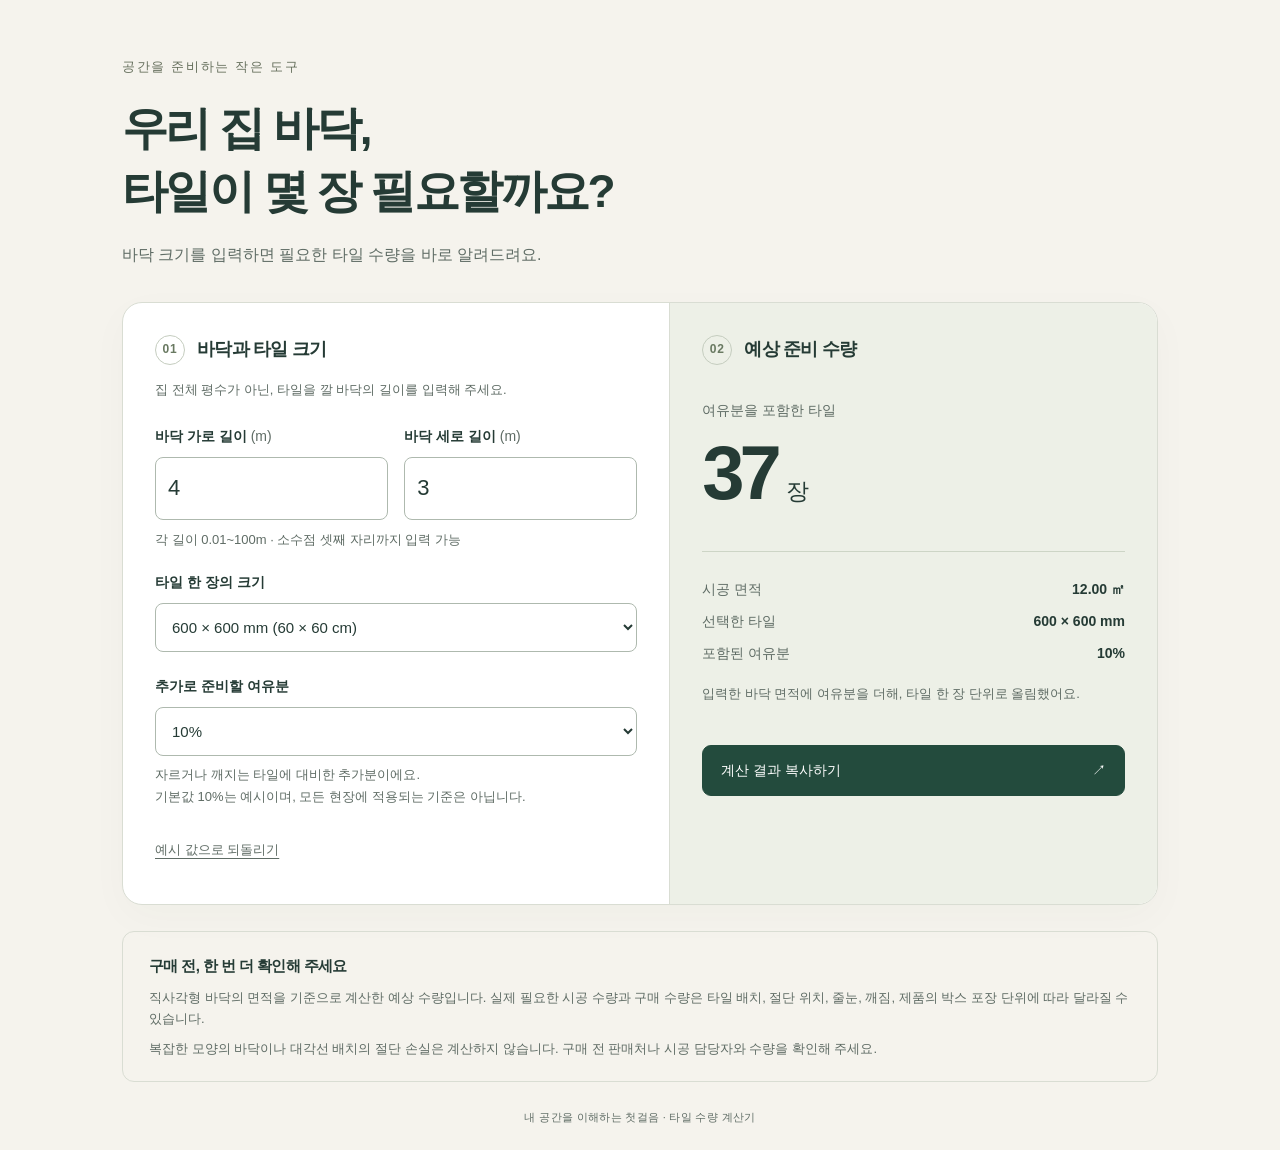
<file: index.html>
<!doctype html>
<html lang="ko">
<head>
  <meta charset="utf-8">
  <meta name="viewport" content="width=device-width, initial-scale=1">
  <meta name="description" content="바닥 크기와 타일 규격으로 여유분을 포함한 예상 타일 장수를 간단하게 계산하세요.">
  <title>타일 수량 계산기</title>
  <link rel="stylesheet" href="style.css">
  <script src="script.js" defer></script>
</head>
<body>
  <main>
    <header class="intro">
      <p class="eyebrow">공간을 준비하는 작은 도구</p>
      <h1>우리 집 바닥,<br>타일이 몇 장 필요할까요?</h1>
      <p class="lead">바닥 크기를 입력하면 필요한 타일 수량을 바로 알려드려요.</p>
    </header>
    <section class="calculator" aria-label="타일 수량 계산">
      <form id="tile-form" novalidate>
        <div class="section-heading"><span class="step">01</span><h2>바닥과 타일 크기</h2></div>
        <p class="help">집 전체 평수가 아닌, 타일을 깔 바닥의 길이를 입력해 주세요.</p>
        <div class="dimensions">
          <div class="field">
            <label for="width">바닥 가로 길이 <span>(m)</span></label>
            <input id="width" name="width" type="text" inputmode="decimal" value="4" maxlength="16" aria-describedby="length-help width-error" autocomplete="off" spellcheck="false">
            <p class="error" id="width-error"></p>
          </div>
          <div class="field">
            <label for="length">바닥 세로 길이 <span>(m)</span></label>
            <input id="length" name="length" type="text" inputmode="decimal" value="3" maxlength="16" aria-describedby="length-help length-error" autocomplete="off" spellcheck="false">
            <p class="error" id="length-error"></p>
          </div>
        </div>
        <p class="help range" id="length-help">각 길이 0.01~100m · 소수점 셋째 자리까지 입력 가능</p>
        <div class="field">
          <label for="tile-size">타일 한 장의 크기</label>
          <select id="tile-size" name="tile-size">
            <option value="300">300 × 300 mm (30 × 30 cm)</option>
            <option value="600" selected>600 × 600 mm (60 × 60 cm)</option>
            <option value="800">800 × 800 mm (80 × 80 cm)</option>
          </select>
        </div>
        <div class="field extra-field">
          <label for="extra">추가로 준비할 여유분</label>
          <select id="extra" name="extra" aria-describedby="extra-help">
            <option value="5">5%</option><option value="10" selected>10%</option><option value="15">15%</option>
          </select>
          <p class="help" id="extra-help">자르거나 깨지는 타일에 대비한 추가분이에요.<br>기본값 10%는 예시이며, 모든 현장에 적용되는 기준은 아닙니다.</p>
        </div>
        <button type="reset" class="reset">예시 값으로 되돌리기</button>
      </form>
      <section class="result-panel" aria-labelledby="result-title">
        <div class="section-heading"><span class="step">02</span><h2 id="result-title">예상 준비 수량</h2></div>
        <div id="results" aria-live="polite" aria-atomic="true">
          <p class="result-caption">여유분을 포함한 타일</p>
          <p class="quantity"><span id="quantity">—</span><span class="unit">장</span></p>
          <dl class="result-details"><div><dt>시공 면적</dt><dd><span id="area">—</span> ㎡</dd></div><div><dt>선택한 타일</dt><dd id="tile-label">—</dd></div><div><dt>포함된 여유분</dt><dd id="extra-label">—</dd></div></dl>
          <p id="result-description" class="result-description"></p>
        </div>
        <button id="copy" class="copy" type="button" disabled>계산 결과 복사하기 <span aria-hidden="true">↗</span></button>
        <p id="copy-status" class="copy-status" role="status"></p>
        <div id="manual-copy" hidden><label for="copy-text">아래 결과를 선택해 직접 복사해 주세요.</label><textarea id="copy-text" rows="6" readonly></textarea></div>
      </section>
    </section>
    <aside class="notice" aria-labelledby="notice-title">
      <h2 id="notice-title">구매 전, 한 번 더 확인해 주세요</h2>
      <p>직사각형 바닥의 면적을 기준으로 계산한 예상 수량입니다. 실제 필요한 시공 수량과 구매 수량은 타일 배치, 절단 위치, 줄눈, 깨짐, 제품의 박스 포장 단위에 따라 달라질 수 있습니다.</p>
      <p>복잡한 모양의 바닥이나 대각선 배치의 절단 손실은 계산하지 않습니다. 구매 전 판매처나 시공 담당자와 수량을 확인해 주세요.</p>
    </aside>
    <footer>내 공간을 이해하는 첫걸음 · 타일 수량 계산기</footer>
    <noscript><p class="notice">계산기를 사용하려면 브라우저에서 JavaScript를 켜 주세요.</p></noscript>
  </main>
</body>
</html>
</file>
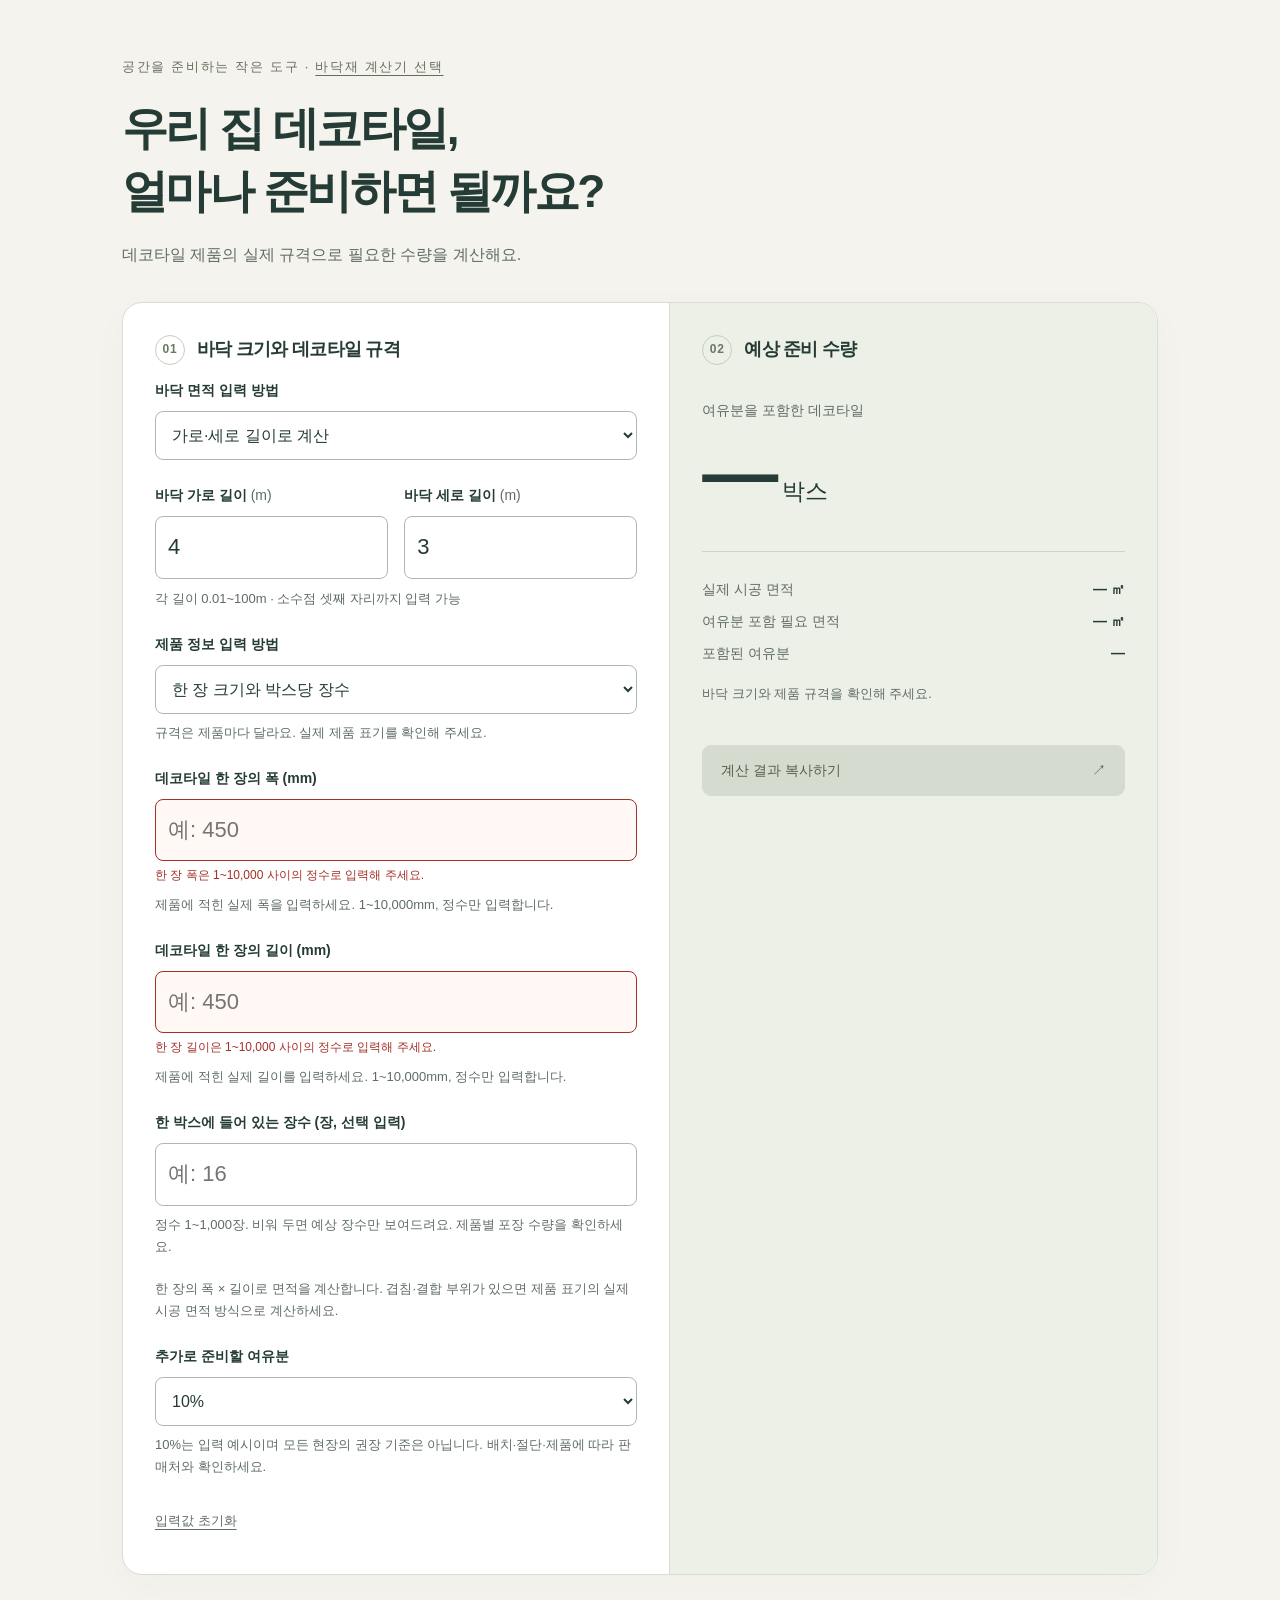
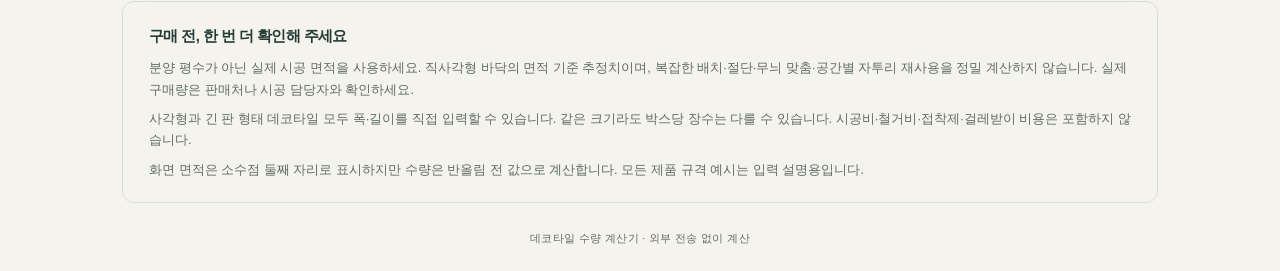
<file: calculators/deco-tile-quantity/index.html>
<!doctype html>
<html lang="ko"><head><meta charset="utf-8"><meta name="viewport" content="width=device-width,initial-scale=1"><title>데코타일 수량 계산기</title><meta name="description" content="제품 규격을 직접 입력하는 데코타일 수량 계산기"><link rel="stylesheet" href="style.css"><script src="script.js" defer></script></head>
<body><main><header class="intro"><p class="eyebrow">공간을 준비하는 작은 도구 · <a href="../flooring-quantity/index.html">바닥재 계산기 선택</a></p><h1>우리 집 데코타일,<br>얼마나 준비하면 될까요?</h1><p class="lead">데코타일 제품의 실제 규격으로 필요한 수량을 계산해요.</p></header>
<section class="calculator" aria-label="데코타일 수량 계산"><form id="material-form" novalidate><div class="section-heading"><span class="step">01</span><h2>바닥 크기와 데코타일 규격</h2></div>
        <div class="field">
          <label for="area-mode">바닥 면적 입력 방법</label>
          <select id="area-mode" name="area-mode" aria-controls="dimensions-fields direct-area-field">
            <option value="dimensions">가로·세로 길이로 계산</option>
            <option value="area">시공할 면적(㎡) 직접 입력</option>
          </select>
        </div>
        <div id="dimensions-fields">
          <div class="dimensions">
            <div class="field"><label for="width">바닥 가로 길이 <span>(m)</span></label>
              <input id="width" type="text" inputmode="decimal" value="4" maxlength="16" aria-describedby="length-help width-error" autocomplete="off">
              <p class="error" id="width-error"></p></div>
            <div class="field"><label for="length">바닥 세로 길이 <span>(m)</span></label>
              <input id="length" type="text" inputmode="decimal" value="3" maxlength="16" aria-describedby="length-help length-error" autocomplete="off">
              <p class="error" id="length-error"></p></div>
          </div>
          <p class="help range" id="length-help">각 길이 0.01~100m · 소수점 셋째 자리까지 입력 가능</p>
        </div>
        <div class="field extra-field" id="direct-area-field" hidden>
          <label for="direct-area">실제로 시공할 바닥 면적 <span>(㎡)</span></label>
          <input id="direct-area" type="text" inputmode="decimal" value="12" maxlength="16" disabled aria-describedby="area-help direct-area-error" autocomplete="off">
          <p class="error" id="direct-area-error"></p>
          <p class="help" id="area-help">0.01~10,000㎡ · 소수점 셋째 자리까지. 여러 공간은 실제 시공 면적을 합산해 입력하세요.</p>
        </div>

<div class="field extra-field"><label for="product-mode">제품 정보 입력 방법</label><select id="product-mode" aria-controls="coverage-fields size-fields"><option value="coverage">상자에 적힌 박스당 시공 면적</option><option value="size" selected>한 장 크기와 박스당 장수</option></select><p class="help">규격은 제품마다 달라요. 실제 제품 표기를 확인해 주세요.</p></div>
<div id="coverage-fields"><div class="field extra-field"><label for="coverage">한 박스의 시공 면적 (㎡)</label><input id="coverage" type="text" inputmode="decimal" maxlength="16" placeholder="예: 1.44" value="" aria-describedby="coverage-help coverage-error" autocomplete="off"><p class="error" id="coverage-error"></p><p class="help" id="coverage-help">제품 표기의 시공 가능 면적을 입력하세요. 0.01~100㎡, 소수점 셋째 자리까지. 예시 값은 공통 규격이 아닙니다.</p></div></div>
<div id="size-fields"><div class="field extra-field"><label for="piece-width">데코타일 한 장의 폭 (mm)</label><input id="piece-width" type="text" inputmode="decimal" maxlength="16" placeholder="예: 450" value="" aria-describedby="piece-width-help piece-width-error" autocomplete="off"><p class="error" id="piece-width-error"></p><p class="help" id="piece-width-help">제품에 적힌 실제 폭을 입력하세요. 1~10,000mm, 정수만 입력합니다.</p></div><div class="field extra-field"><label for="piece-length">데코타일 한 장의 길이 (mm)</label><input id="piece-length" type="text" inputmode="decimal" maxlength="16" placeholder="예: 450" value="" aria-describedby="piece-length-help piece-length-error" autocomplete="off"><p class="error" id="piece-length-error"></p><p class="help" id="piece-length-help">제품에 적힌 실제 길이를 입력하세요. 1~10,000mm, 정수만 입력합니다.</p></div><div class="field extra-field"><label for="per-box">한 박스에 들어 있는 장수 (장, 선택 입력)</label><input id="per-box" type="text" inputmode="decimal" maxlength="16" placeholder="예: 16" value="" aria-describedby="per-box-help per-box-error" autocomplete="off"><p class="error" id="per-box-error"></p><p class="help" id="per-box-help">정수 1~1,000장. 비워 두면 예상 장수만 보여드려요. 제품별 포장 수량을 확인하세요.</p></div><p class="help">한 장의 폭 × 길이로 면적을 계산합니다. 겹침·결합 부위가 있으면 제품 표기의 실제 시공 면적 방식으로 계산하세요.</p></div>
<div class="field extra-field"><label for="extra">추가로 준비할 여유분</label><select id="extra" aria-describedby="extra-help"><option value="5">5%</option><option value="10" selected>10%</option><option value="15">15%</option></select><p class="help" id="extra-help">10%는 입력 예시이며 모든 현장의 권장 기준은 아닙니다. 배치·절단·제품에 따라 판매처와 확인하세요.</p></div><button type="reset" class="reset">입력값 초기화</button></form>
<section class="result-panel" aria-labelledby="result-title"><div class="section-heading"><span class="step">02</span><h2 id="result-title">예상 준비 수량</h2></div><div aria-live="polite" aria-atomic="true"><p class="result-caption">여유분을 포함한 데코타일</p><p class="quantity"><span id="quantity">—</span><span id="quantity-unit" class="unit">박스</span></p><dl class="result-details"><div><dt>실제 시공 면적</dt><dd><span id="area-result">—</span> ㎡</dd></div><div><dt>여유분 포함 필요 면적</dt><dd><span id="needed-area">—</span> ㎡</dd></div><div id="pieces-row" hidden><dt>예상 필요 장수</dt><dd><span id="pieces">—</span> 장</dd></div><div id="purchase-row" hidden><dt>박스로 구매하는 총 장수</dt><dd><span id="purchase-pieces">—</span> 장</dd></div><div><dt>포함된 여유분</dt><dd id="extra-result">—</dd></div></dl><p id="result-description" class="result-description">제품 규격을 입력해 주세요.</p></div><button id="copy" class="copy" type="button" disabled>계산 결과 복사하기 <span aria-hidden="true">↗</span></button><p id="copy-status" class="copy-status" role="status"></p><div id="manual-copy" hidden><label for="copy-text">아래 결과를 선택해 직접 복사해 주세요.</label><textarea id="copy-text" rows="8" readonly></textarea></div></section></section>
<aside class="notice"><h2>구매 전, 한 번 더 확인해 주세요</h2><p>분양 평수가 아닌 실제 시공 면적을 사용하세요. 직사각형 바닥의 면적 기준 추정치이며, 복잡한 배치·절단·무늬 맞춤·공간별 자투리 재사용을 정밀 계산하지 않습니다. 실제 구매량은 판매처나 시공 담당자와 확인하세요.</p><p>사각형과 긴 판 형태 데코타일 모두 폭·길이를 직접 입력할 수 있습니다. 같은 크기라도 박스당 장수는 다를 수 있습니다. 시공비·철거비·접착제·걸레받이 비용은 포함하지 않습니다.</p><p>화면 면적은 소수점 둘째 자리로 표시하지만 수량은 반올림 전 값으로 계산합니다. 모든 제품 규격 예시는 입력 설명용입니다.</p></aside><footer>데코타일 수량 계산기 · 외부 전송 없이 계산</footer><noscript><p class="notice">계산기를 사용하려면 JavaScript를 켜 주세요.</p></noscript></main></body></html>
</file>
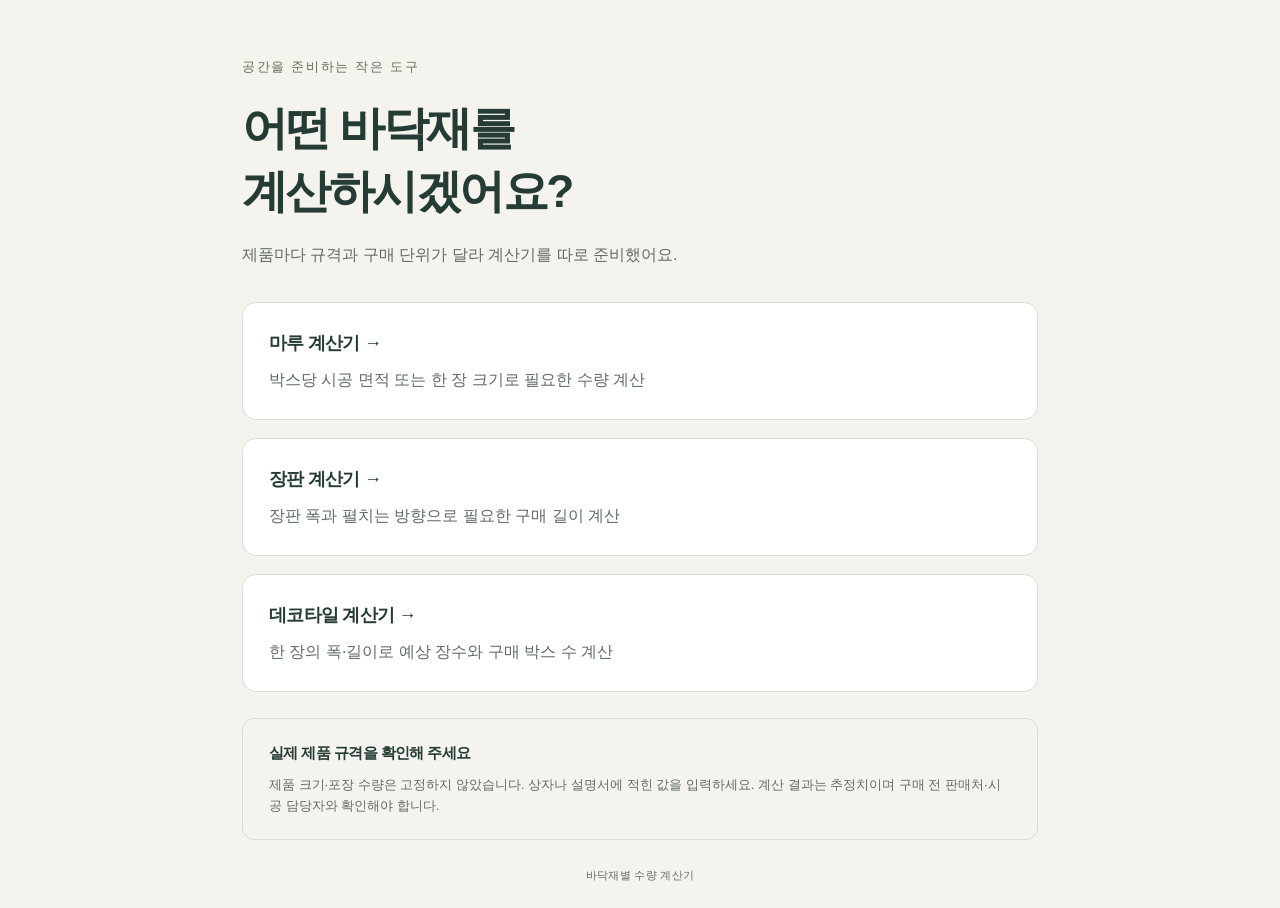
<file: calculators/flooring-quantity/index.html>
<!doctype html>
<html lang="ko"><head><meta charset="utf-8"><meta name="viewport" content="width=device-width,initial-scale=1"><title>바닥재 계산기 선택</title><link rel="stylesheet" href="style.css"><style>.choices{display:grid;gap:18px}.choices a{display:block;padding:26px;background:white;color:var(--ink);border:1px solid var(--line);border-radius:14px;text-decoration:none}.choices a:hover{border-color:var(--green)}.choices a:focus-visible{outline:3px solid #8caa79}.choices p{margin:8px 0 0;color:var(--muted)}main{max-width:860px}</style></head><body><main><header class="intro"><p class="eyebrow">공간을 준비하는 작은 도구</p><h1>어떤 바닥재를<br>계산하시겠어요?</h1><p class="lead">제품마다 규격과 구매 단위가 달라 계산기를 따로 준비했어요.</p></header><nav class="choices" aria-label="바닥재 계산기 선택"><a href="../wood-flooring-quantity/index.html"><h2>마루 계산기 →</h2><p>박스당 시공 면적 또는 한 장 크기로 필요한 수량 계산</p></a><a href="../sheet-vinyl-quantity/index.html"><h2>장판 계산기 →</h2><p>장판 폭과 펼치는 방향으로 필요한 구매 길이 계산</p></a><a href="../deco-tile-quantity/index.html"><h2>데코타일 계산기 →</h2><p>한 장의 폭·길이로 예상 장수와 구매 박스 수 계산</p></a></nav><aside class="notice"><h2>실제 제품 규격을 확인해 주세요</h2><p>제품 크기·포장 수량은 고정하지 않았습니다. 상자나 설명서에 적힌 값을 입력하세요. 계산 결과는 추정치이며 구매 전 판매처·시공 담당자와 확인해야 합니다.</p></aside><footer>바닥재별 수량 계산기</footer></main></body></html>
</file>
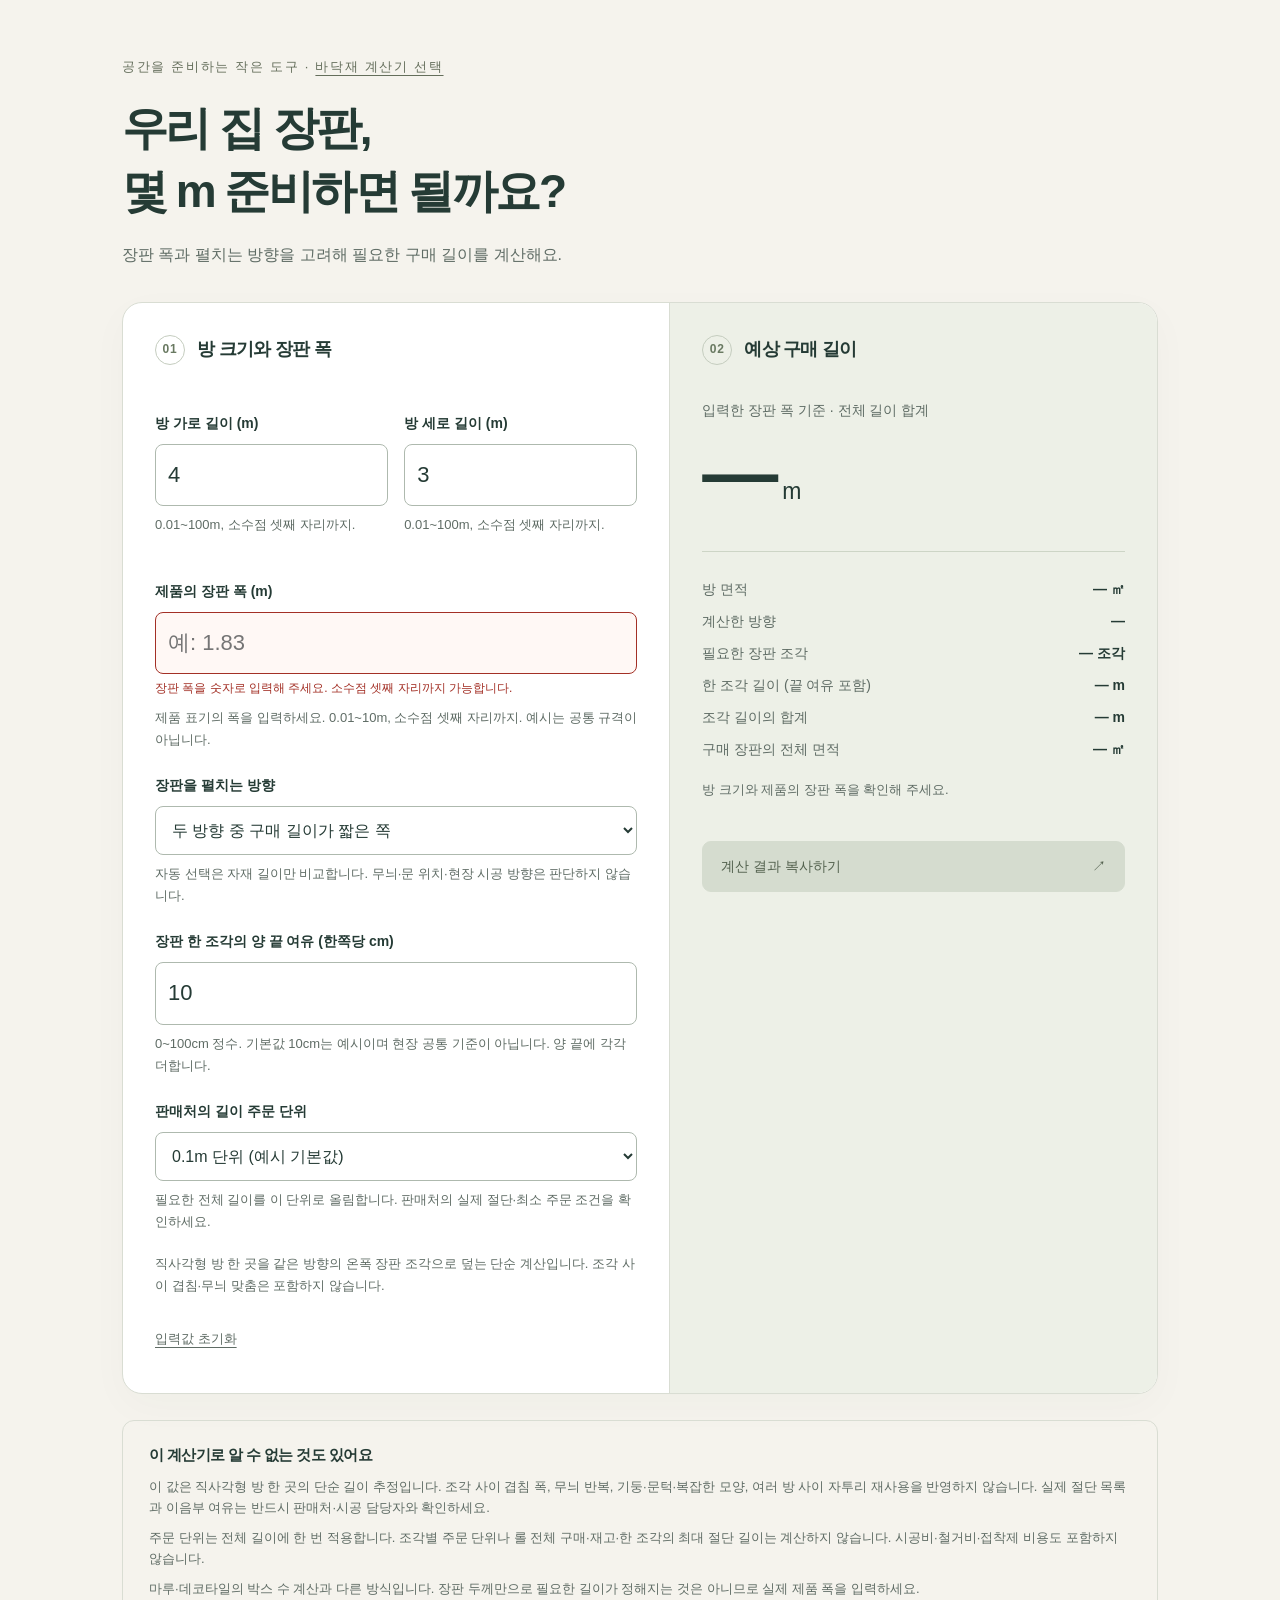
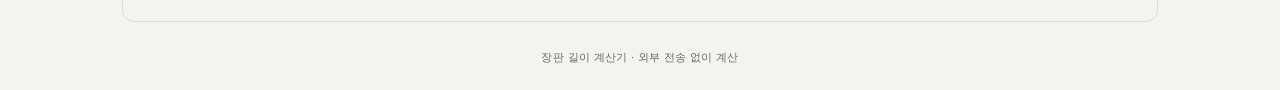
<file: calculators/sheet-vinyl-quantity/index.html>
<!doctype html>
<html lang="ko"><head><meta charset="utf-8"><meta name="viewport" content="width=device-width,initial-scale=1"><title>장판 길이 계산기</title><meta name="description" content="직사각형 방의 크기와 장판 폭으로 필요한 장판 길이를 계산합니다."><link rel="stylesheet" href="style.css"><script src="script.js" defer></script></head><body><main>
<header class="intro"><p class="eyebrow">공간을 준비하는 작은 도구 · <a href="../flooring-quantity/index.html">바닥재 계산기 선택</a></p><h1>우리 집 장판,<br>몇 m 준비하면 될까요?</h1><p class="lead">장판 폭과 펼치는 방향을 고려해 필요한 구매 길이를 계산해요.</p></header>
<section class="calculator" aria-label="장판 길이 계산"><form id="sheet-form" novalidate><div class="section-heading"><span class="step">01</span><h2>방 크기와 장판 폭</h2></div>
<div class="dimensions"><div class="field extra-field"><label for="width">방 가로 길이 (m)</label><input id="width" type="text" inputmode="decimal" maxlength="16" placeholder="" value="4" aria-describedby="width-help width-error" autocomplete="off"><p class="error" id="width-error"></p><p class="help" id="width-help">0.01~100m, 소수점 셋째 자리까지.</p></div><div class="field extra-field"><label for="length">방 세로 길이 (m)</label><input id="length" type="text" inputmode="decimal" maxlength="16" placeholder="" value="3" aria-describedby="length-help length-error" autocomplete="off"><p class="error" id="length-error"></p><p class="help" id="length-help">0.01~100m, 소수점 셋째 자리까지.</p></div></div>
<div class="field extra-field"><label for="roll-width">제품의 장판 폭 (m)</label><input id="roll-width" type="text" inputmode="decimal" maxlength="16" placeholder="예: 1.83" value="" aria-describedby="roll-width-help roll-width-error" autocomplete="off"><p class="error" id="roll-width-error"></p><p class="help" id="roll-width-help">제품 표기의 폭을 입력하세요. 0.01~10m, 소수점 셋째 자리까지. 예시는 공통 규격이 아닙니다.</p></div>
<div class="field extra-field"><label for="direction">장판을 펼치는 방향</label><select id="direction" aria-describedby="direction-help"><option value="auto">두 방향 중 구매 길이가 짧은 쪽</option><option value="length">방 세로 길이를 따라 펼치기</option><option value="width">방 가로 길이를 따라 펼치기</option></select><p class="help" id="direction-help">자동 선택은 자재 길이만 비교합니다. 무늬·문 위치·현장 시공 방향은 판단하지 않습니다.</p></div>
<div class="field extra-field"><label for="end-extra">장판 한 조각의 양 끝 여유 (한쪽당 cm)</label><input id="end-extra" type="text" inputmode="decimal" maxlength="16" placeholder="" value="10" aria-describedby="end-extra-help end-extra-error" autocomplete="off"><p class="error" id="end-extra-error"></p><p class="help" id="end-extra-help">0~100cm 정수. 기본값 10cm는 예시이며 현장 공통 기준이 아닙니다. 양 끝에 각각 더합니다.</p></div>
<div class="field extra-field"><label for="increment">판매처의 길이 주문 단위</label><select id="increment" aria-describedby="increment-help"><option value="0.1">0.1m 단위 (예시 기본값)</option><option value="0.5">0.5m 단위</option><option value="1">1m 단위</option></select><p class="help" id="increment-help">필요한 전체 길이를 이 단위로 올림합니다. 판매처의 실제 절단·최소 주문 조건을 확인하세요.</p></div>
<p class="help">직사각형 방 한 곳을 같은 방향의 온폭 장판 조각으로 덮는 단순 계산입니다. 조각 사이 겹침·무늬 맞춤은 포함하지 않습니다.</p><button type="reset" class="reset">입력값 초기화</button></form>
<section class="result-panel" aria-labelledby="result-title"><div class="section-heading"><span class="step">02</span><h2 id="result-title">예상 구매 길이</h2></div><div aria-live="polite" aria-atomic="true"><p class="result-caption">입력한 장판 폭 기준 · 전체 길이 합계</p><p class="quantity"><span id="quantity">—</span><span class="unit">m</span></p><dl class="result-details"><div><dt>방 면적</dt><dd><span id="area-result">—</span> ㎡</dd></div><div><dt>계산한 방향</dt><dd id="direction-result">—</dd></div><div><dt>필요한 장판 조각</dt><dd><span id="strips">—</span> 조각</dd></div><div><dt>한 조각 길이 (끝 여유 포함)</dt><dd><span id="cut-length">—</span> m</dd></div><div><dt>조각 길이의 합계</dt><dd><span id="total-length">—</span> m</dd></div><div><dt>구매 장판의 전체 면적</dt><dd><span id="purchase-area">—</span> ㎡</dd></div></dl><p class="result-description" id="result-description">장판 폭을 입력해 주세요.</p></div><button id="copy" class="copy" type="button" disabled>계산 결과 복사하기 <span aria-hidden="true">↗</span></button><p id="copy-status" class="copy-status" role="status"></p><div id="manual-copy" hidden><label for="copy-text">아래 결과를 선택해 직접 복사해 주세요.</label><textarea id="copy-text" rows="9" readonly></textarea></div></section></section>
<aside class="notice"><h2>이 계산기로 알 수 없는 것도 있어요</h2><p>이 값은 직사각형 방 한 곳의 단순 길이 추정입니다. 조각 사이 겹침 폭, 무늬 반복, 기둥·문턱·복잡한 모양, 여러 방 사이 자투리 재사용을 반영하지 않습니다. 실제 절단 목록과 이음부 여유는 반드시 판매처·시공 담당자와 확인하세요.</p><p>주문 단위는 전체 길이에 한 번 적용합니다. 조각별 주문 단위나 롤 전체 구매·재고·한 조각의 최대 절단 길이는 계산하지 않습니다. 시공비·철거비·접착제 비용도 포함하지 않습니다.</p><p>마루·데코타일의 박스 수 계산과 다른 방식입니다. 장판 두께만으로 필요한 길이가 정해지는 것은 아니므로 실제 제품 폭을 입력하세요.</p></aside><footer>장판 길이 계산기 · 외부 전송 없이 계산</footer><noscript><p class="notice">계산기를 사용하려면 JavaScript를 켜 주세요.</p></noscript></main></body></html>
</file>
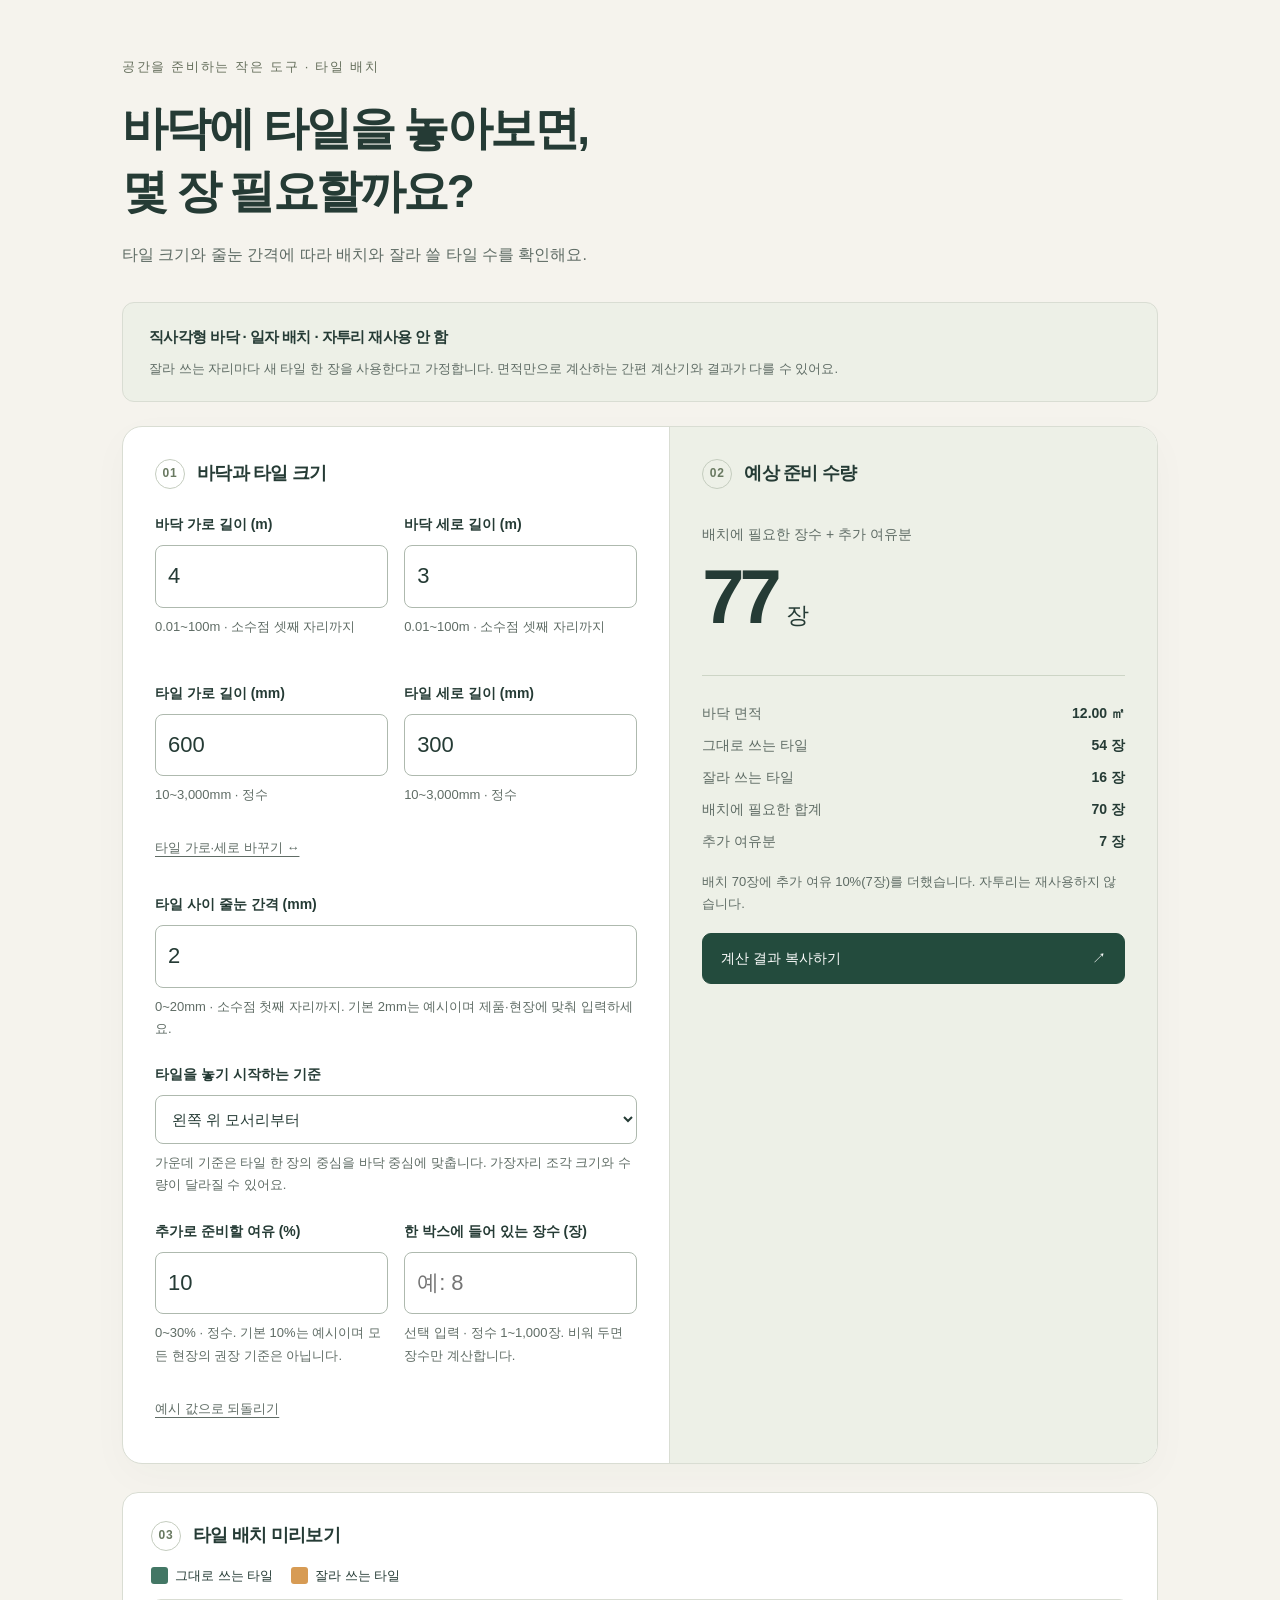
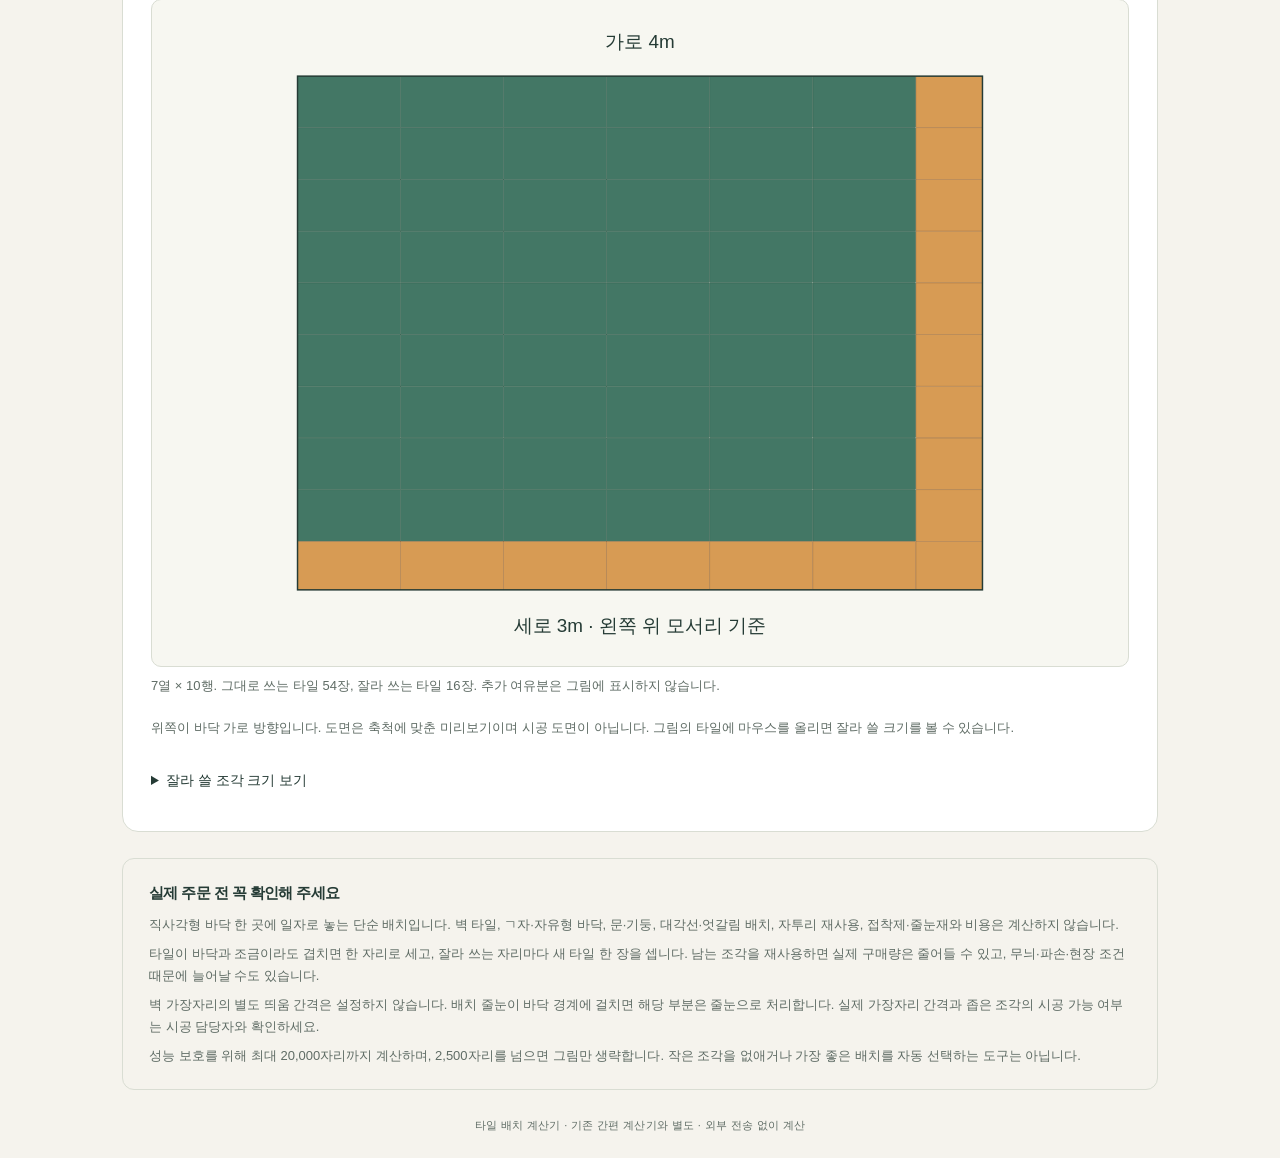
<file: calculators/tile-layout/index.html>
<!doctype html>
<html lang="ko"><head><meta charset="utf-8"><meta name="viewport" content="width=device-width,initial-scale=1"><meta name="description" content="직사각형 바닥의 타일 배치, 잘라 쓸 타일 수와 구매 수량을 확인하는 독립 계산기"><title>타일 배치 계산기</title><link rel="stylesheet" href="style.css"><script src="script.js" defer></script></head>
<body><main><header class="intro"><p class="eyebrow">공간을 준비하는 작은 도구 · 타일 배치</p><h1>바닥에 타일을 놓아보면,<br>몇 장 필요할까요?</h1><p class="lead">타일 크기와 줄눈 간격에 따라 배치와 잘라 쓸 타일 수를 확인해요.</p></header>
<aside class="scope notice"><h2>직사각형 바닥 · 일자 배치 · 자투리 재사용 안 함</h2><p>잘라 쓰는 자리마다 새 타일 한 장을 사용한다고 가정합니다. 면적만으로 계산하는 간편 계산기와 결과가 다를 수 있어요.</p></aside>
<section class="calculator" aria-label="타일 배치 계산"><form id="layout-form" novalidate><div class="section-heading"><span class="step">01</span><h2>바닥과 타일 크기</h2></div>
<div class="dimensions"><div class="field"><label for="width">바닥 가로 길이 (m)</label><input id="width" type="text" inputmode="decimal" value="4" placeholder="" maxlength="16" autocomplete="off" aria-describedby="width-help width-error"><p class="error" id="width-error"></p><p class="help" id="width-help">0.01~100m · 소수점 셋째 자리까지</p></div><div class="field"><label for="length">바닥 세로 길이 (m)</label><input id="length" type="text" inputmode="decimal" value="3" placeholder="" maxlength="16" autocomplete="off" aria-describedby="length-help length-error"><p class="error" id="length-error"></p><p class="help" id="length-help">0.01~100m · 소수점 셋째 자리까지</p></div></div>
<div class="dimensions"><div class="field"><label for="tile-width">타일 가로 길이 (mm)</label><input id="tile-width" type="text" inputmode="numeric" value="600" placeholder="" maxlength="16" autocomplete="off" aria-describedby="tile-width-help tile-width-error"><p class="error" id="tile-width-error"></p><p class="help" id="tile-width-help">10~3,000mm · 정수</p></div><div class="field"><label for="tile-length">타일 세로 길이 (mm)</label><input id="tile-length" type="text" inputmode="numeric" value="300" placeholder="" maxlength="16" autocomplete="off" aria-describedby="tile-length-help tile-length-error"><p class="error" id="tile-length-error"></p><p class="help" id="tile-length-help">10~3,000mm · 정수</p></div></div><button type="button" id="rotate" class="reset">타일 가로·세로 바꾸기 ↔</button>
<div class="extra-field"><div class="field"><label for="joint">타일 사이 줄눈 간격 (mm)</label><input id="joint" type="text" inputmode="decimal" value="2" placeholder="" maxlength="16" autocomplete="off" aria-describedby="joint-help joint-error"><p class="error" id="joint-error"></p><p class="help" id="joint-help">0~20mm · 소수점 첫째 자리까지. 기본 2mm는 예시이며 제품·현장에 맞춰 입력하세요.</p></div></div>
<div class="field extra-field"><label for="origin">타일을 놓기 시작하는 기준</label><select id="origin" aria-describedby="origin-help"><option value="corner">왼쪽 위 모서리부터</option><option value="center">바닥 가운데에 타일 한 장 맞추기</option></select><p class="help" id="origin-help">가운데 기준은 타일 한 장의 중심을 바닥 중심에 맞춥니다. 가장자리 조각 크기와 수량이 달라질 수 있어요.</p></div>
<div class="dimensions"><div class="field"><label for="spare">추가로 준비할 여유 (%)</label><input id="spare" type="text" inputmode="numeric" value="10" placeholder="" maxlength="16" autocomplete="off" aria-describedby="spare-help spare-error"><p class="error" id="spare-error"></p><p class="help" id="spare-help">0~30% · 정수. 기본 10%는 예시이며 모든 현장의 권장 기준은 아닙니다.</p></div><div class="field"><label for="per-box">한 박스에 들어 있는 장수 (장)</label><input id="per-box" type="text" inputmode="numeric" value="" placeholder="예: 8" maxlength="16" autocomplete="off" aria-describedby="per-box-help per-box-error"><p class="error" id="per-box-error"></p><p class="help" id="per-box-help">선택 입력 · 정수 1~1,000장. 비워 두면 장수만 계산합니다.</p></div></div>
<button type="reset" class="reset">예시 값으로 되돌리기</button></form>
<section class="result-panel" aria-labelledby="result-title"><div class="section-heading"><span class="step">02</span><h2 id="result-title">예상 준비 수량</h2></div><div aria-live="polite" aria-atomic="true"><p class="result-caption">배치에 필요한 장수 + 추가 여유분</p><p class="quantity"><span id="quantity">—</span><span class="unit">장</span></p>
<dl class="result-details"><div><dt>바닥 면적</dt><dd><span id="area-result">—</span> ㎡</dd></div><div><dt>그대로 쓰는 타일</dt><dd><span id="whole">—</span> 장</dd></div><div><dt>잘라 쓰는 타일</dt><dd><span id="cut">—</span> 장</dd></div><div><dt>배치에 필요한 합계</dt><dd><span id="base">—</span> 장</dd></div><div><dt>추가 여유분</dt><dd><span id="spare-count">—</span> 장</dd></div></dl>
<div id="purchase" class="purchase-card" hidden><p>박스 단위로 구매한다면</p><p class="purchase-number"><span id="boxes">—</span> <span>박스</span></p><p id="purchase-description"></p></div>
<p class="result-description" id="result-description"></p></div><button id="copy" class="copy" type="button" disabled>계산 결과 복사하기 <span aria-hidden="true">↗</span></button><p id="copy-status" class="copy-status" role="status"></p><div id="manual-copy" hidden><label for="copy-text">아래 결과를 선택해 직접 복사해 주세요.</label><textarea id="copy-text" rows="12" readonly></textarea></div></section></section>
<section class="diagram-section" aria-labelledby="diagram-heading"><div class="section-heading"><span class="step">03</span><h2 id="diagram-heading">타일 배치 미리보기</h2></div><p class="legend"><span><i class="whole-key" aria-hidden="true"></i> 그대로 쓰는 타일</span><span><i class="cut-key" aria-hidden="true"></i> 잘라 쓰는 타일</span></p><div id="diagram" class="diagram" role="img" aria-label="타일 배치 미리보기"></div><p id="diagram-status" class="help" role="status"></p><p class="help">위쪽이 바닥 가로 방향입니다. 도면은 축척에 맞춘 미리보기이며 시공 도면이 아닙니다. 그림의 타일에 마우스를 올리면 잘라 쓸 크기를 볼 수 있습니다.</p>
<details id="cut-details"><summary>잘라 쓸 조각 크기 보기</summary><div class="cut-table-wrap"><table><caption>필요한 조각 크기와 개수 · mm 기준</caption><thead><tr><th scope="col">가로 × 세로</th><th scope="col">필요 조각</th></tr></thead><tbody id="cut-list"></tbody></table></div><p class="help">타일 한 장에서 여러 조각을 만드는 계획은 아닙니다. 절단 날 두께는 반영하지 않았으며 자투리를 재사용하지 않습니다.</p></details></section>
<aside class="notice"><h2>실제 주문 전 꼭 확인해 주세요</h2><p>직사각형 바닥 한 곳에 일자로 놓는 단순 배치입니다. 벽 타일, ㄱ자·자유형 바닥, 문·기둥, 대각선·엇갈림 배치, 자투리 재사용, 접착제·줄눈재와 비용은 계산하지 않습니다.</p><p>타일이 바닥과 조금이라도 겹치면 한 자리로 세고, 잘라 쓰는 자리마다 새 타일 한 장을 셉니다. 남는 조각을 재사용하면 실제 구매량은 줄어들 수 있고, 무늬·파손·현장 조건 때문에 늘어날 수도 있습니다.</p><p>벽 가장자리의 별도 띄움 간격은 설정하지 않습니다. 배치 줄눈이 바닥 경계에 걸치면 해당 부분은 줄눈으로 처리합니다. 실제 가장자리 간격과 좁은 조각의 시공 가능 여부는 시공 담당자와 확인하세요.</p><p>성능 보호를 위해 최대 20,000자리까지 계산하며, 2,500자리를 넘으면 그림만 생략합니다. 작은 조각을 없애거나 가장 좋은 배치를 자동 선택하는 도구는 아닙니다.</p></aside><footer>타일 배치 계산기 · 기존 간편 계산기와 별도 · 외부 전송 없이 계산</footer><noscript><p class="notice">계산기를 사용하려면 JavaScript를 켜 주세요.</p></noscript></main></body></html>
</file>
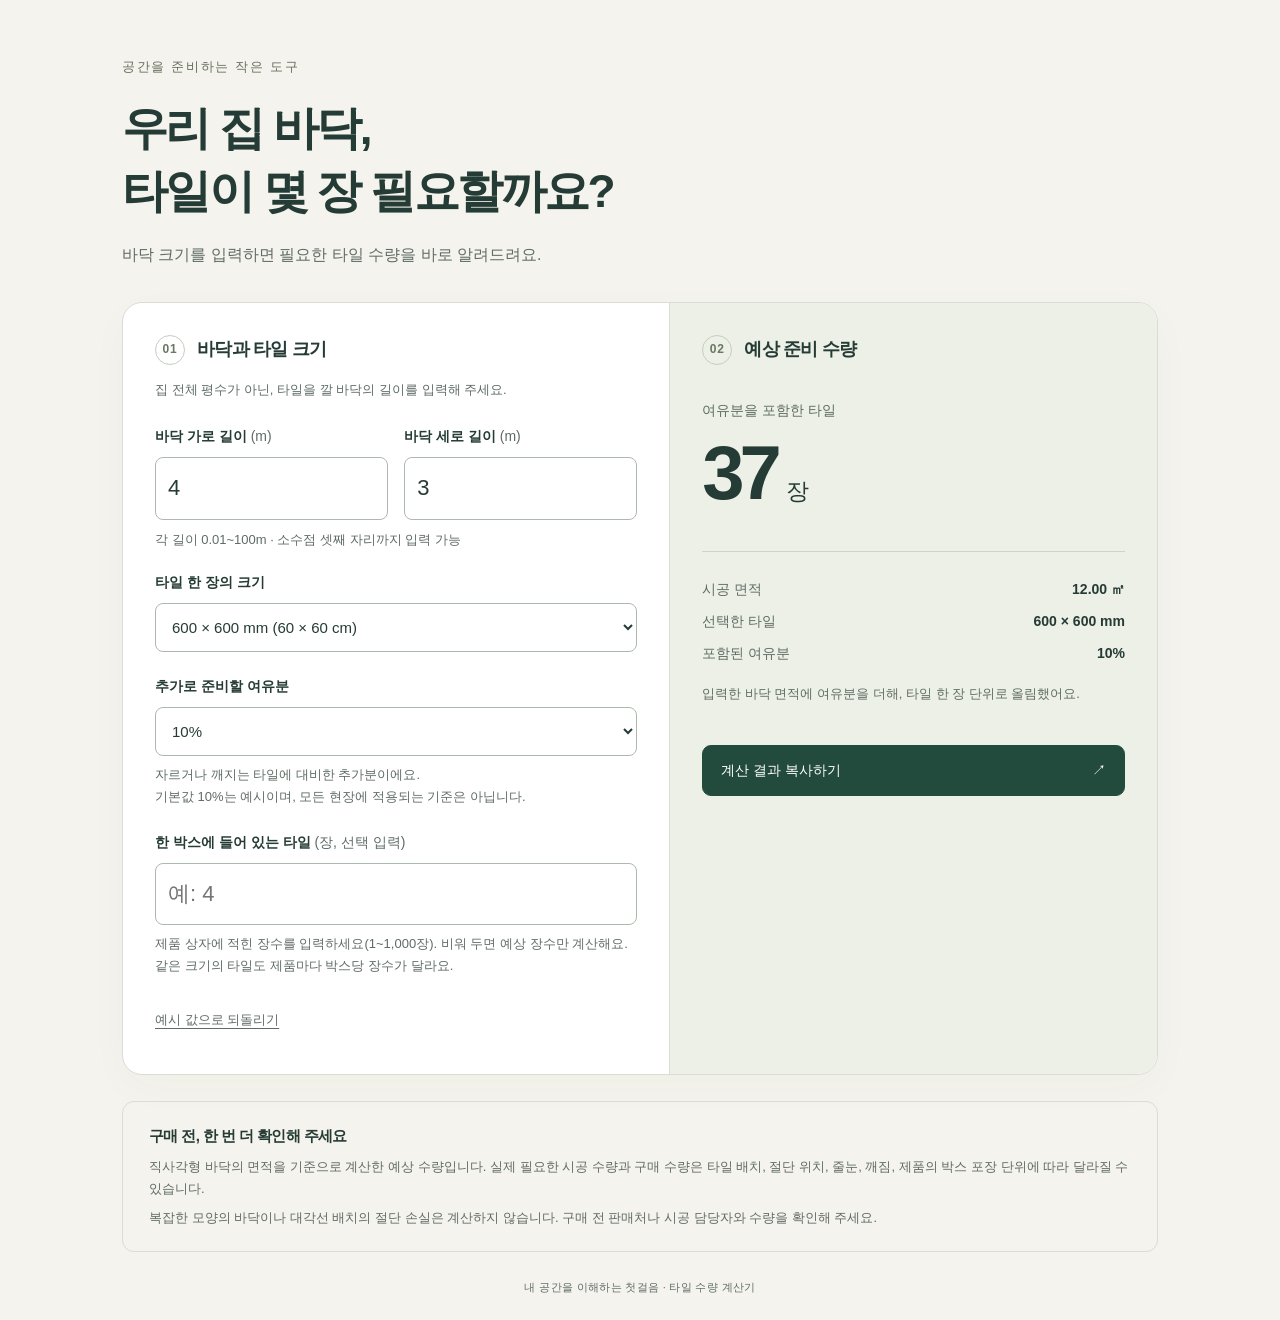
<file: calculators/tile-quantity/index.html>
<!doctype html>
<html lang="ko">
<head>
  <meta charset="utf-8">
  <meta name="viewport" content="width=device-width, initial-scale=1">
  <meta name="description" content="바닥 크기와 타일 규격으로 여유분을 포함한 예상 타일 장수를 간단하게 계산하세요.">
  <title>타일 수량 계산기</title>
  <link rel="stylesheet" href="style.css">
  <script src="script.js" defer></script>
</head>
<body>
  <main>
    <header class="intro">
      <p class="eyebrow">공간을 준비하는 작은 도구</p>
      <h1>우리 집 바닥,<br>타일이 몇 장 필요할까요?</h1>
      <p class="lead">바닥 크기를 입력하면 필요한 타일 수량을 바로 알려드려요.</p>
    </header>
    <section class="calculator" aria-label="타일 수량 계산">
      <form id="tile-form" novalidate>
        <div class="section-heading"><span class="step">01</span><h2>바닥과 타일 크기</h2></div>
        <p class="help">집 전체 평수가 아닌, 타일을 깔 바닥의 길이를 입력해 주세요.</p>
        <div class="dimensions">
          <div class="field">
            <label for="width">바닥 가로 길이 <span>(m)</span></label>
            <input id="width" name="width" type="text" inputmode="decimal" value="4" maxlength="16" aria-describedby="length-help width-error" autocomplete="off" spellcheck="false">
            <p class="error" id="width-error"></p>
          </div>
          <div class="field">
            <label for="length">바닥 세로 길이 <span>(m)</span></label>
            <input id="length" name="length" type="text" inputmode="decimal" value="3" maxlength="16" aria-describedby="length-help length-error" autocomplete="off" spellcheck="false">
            <p class="error" id="length-error"></p>
          </div>
        </div>
        <p class="help range" id="length-help">각 길이 0.01~100m · 소수점 셋째 자리까지 입력 가능</p>
        <div class="field">
          <label for="tile-size">타일 한 장의 크기</label>
          <select id="tile-size" name="tile-size">
            <option value="300">300 × 300 mm (30 × 30 cm)</option>
            <option value="600" selected>600 × 600 mm (60 × 60 cm)</option>
            <option value="800">800 × 800 mm (80 × 80 cm)</option>
          </select>
        </div>
        <div class="field extra-field">
          <label for="extra">추가로 준비할 여유분</label>
          <select id="extra" name="extra" aria-describedby="extra-help">
            <option value="5">5%</option><option value="10" selected>10%</option><option value="15">15%</option>
          </select>
          <p class="help" id="extra-help">자르거나 깨지는 타일에 대비한 추가분이에요.<br>기본값 10%는 예시이며, 모든 현장에 적용되는 기준은 아닙니다.</p>
        </div>
        <div class="field extra-field">
          <label for="box-size">한 박스에 들어 있는 타일 <span>(장, 선택 입력)</span></label>
          <input id="box-size" name="box-size" type="text" inputmode="numeric" placeholder="예: 4" maxlength="4" aria-describedby="box-help box-size-error" autocomplete="off">
          <p class="error" id="box-size-error"></p>
          <p class="help" id="box-help">제품 상자에 적힌 장수를 입력하세요(1~1,000장). 비워 두면 예상 장수만 계산해요. 같은 크기의 타일도 제품마다 박스당 장수가 달라요.</p>
        </div>
        <button type="reset" class="reset">예시 값으로 되돌리기</button>
      </form>
      <section class="result-panel" aria-labelledby="result-title">
        <div class="section-heading"><span class="step">02</span><h2 id="result-title">예상 준비 수량</h2></div>
        <div id="results" aria-live="polite" aria-atomic="true">
          <p class="result-caption">여유분을 포함한 타일</p>
          <p class="quantity"><span id="quantity">—</span><span class="unit">장</span></p>
          <dl class="result-details"><div><dt>시공 면적</dt><dd><span id="area">—</span> ㎡</dd></div><div><dt>선택한 타일</dt><dd id="tile-label">—</dd></div><div><dt>포함된 여유분</dt><dd id="extra-label">—</dd></div></dl>
          <div class="purchase-card" id="purchase" hidden>
            <p>박스 단위 구매 시</p>
            <p class="purchase-number"><span id="boxes">—</span> <span>박스</span></p>
            <p id="purchase-detail"></p>
          </div>
          <p id="result-description" class="result-description"></p>
        </div>
        <button id="copy" class="copy" type="button" disabled>계산 결과 복사하기 <span aria-hidden="true">↗</span></button>
        <p id="copy-status" class="copy-status" role="status"></p>
        <div id="manual-copy" hidden><label for="copy-text">아래 결과를 선택해 직접 복사해 주세요.</label><textarea id="copy-text" rows="6" readonly></textarea></div>
      </section>
    </section>
    <aside class="notice" aria-labelledby="notice-title">
      <h2 id="notice-title">구매 전, 한 번 더 확인해 주세요</h2>
      <p>직사각형 바닥의 면적을 기준으로 계산한 예상 수량입니다. 실제 필요한 시공 수량과 구매 수량은 타일 배치, 절단 위치, 줄눈, 깨짐, 제품의 박스 포장 단위에 따라 달라질 수 있습니다.</p>
      <p>복잡한 모양의 바닥이나 대각선 배치의 절단 손실은 계산하지 않습니다. 구매 전 판매처나 시공 담당자와 수량을 확인해 주세요.</p>
    </aside>
    <footer>내 공간을 이해하는 첫걸음 · 타일 수량 계산기</footer>
    <noscript><p class="notice">계산기를 사용하려면 브라우저에서 JavaScript를 켜 주세요.</p></noscript>
  </main>
</body>
</html>
</file>
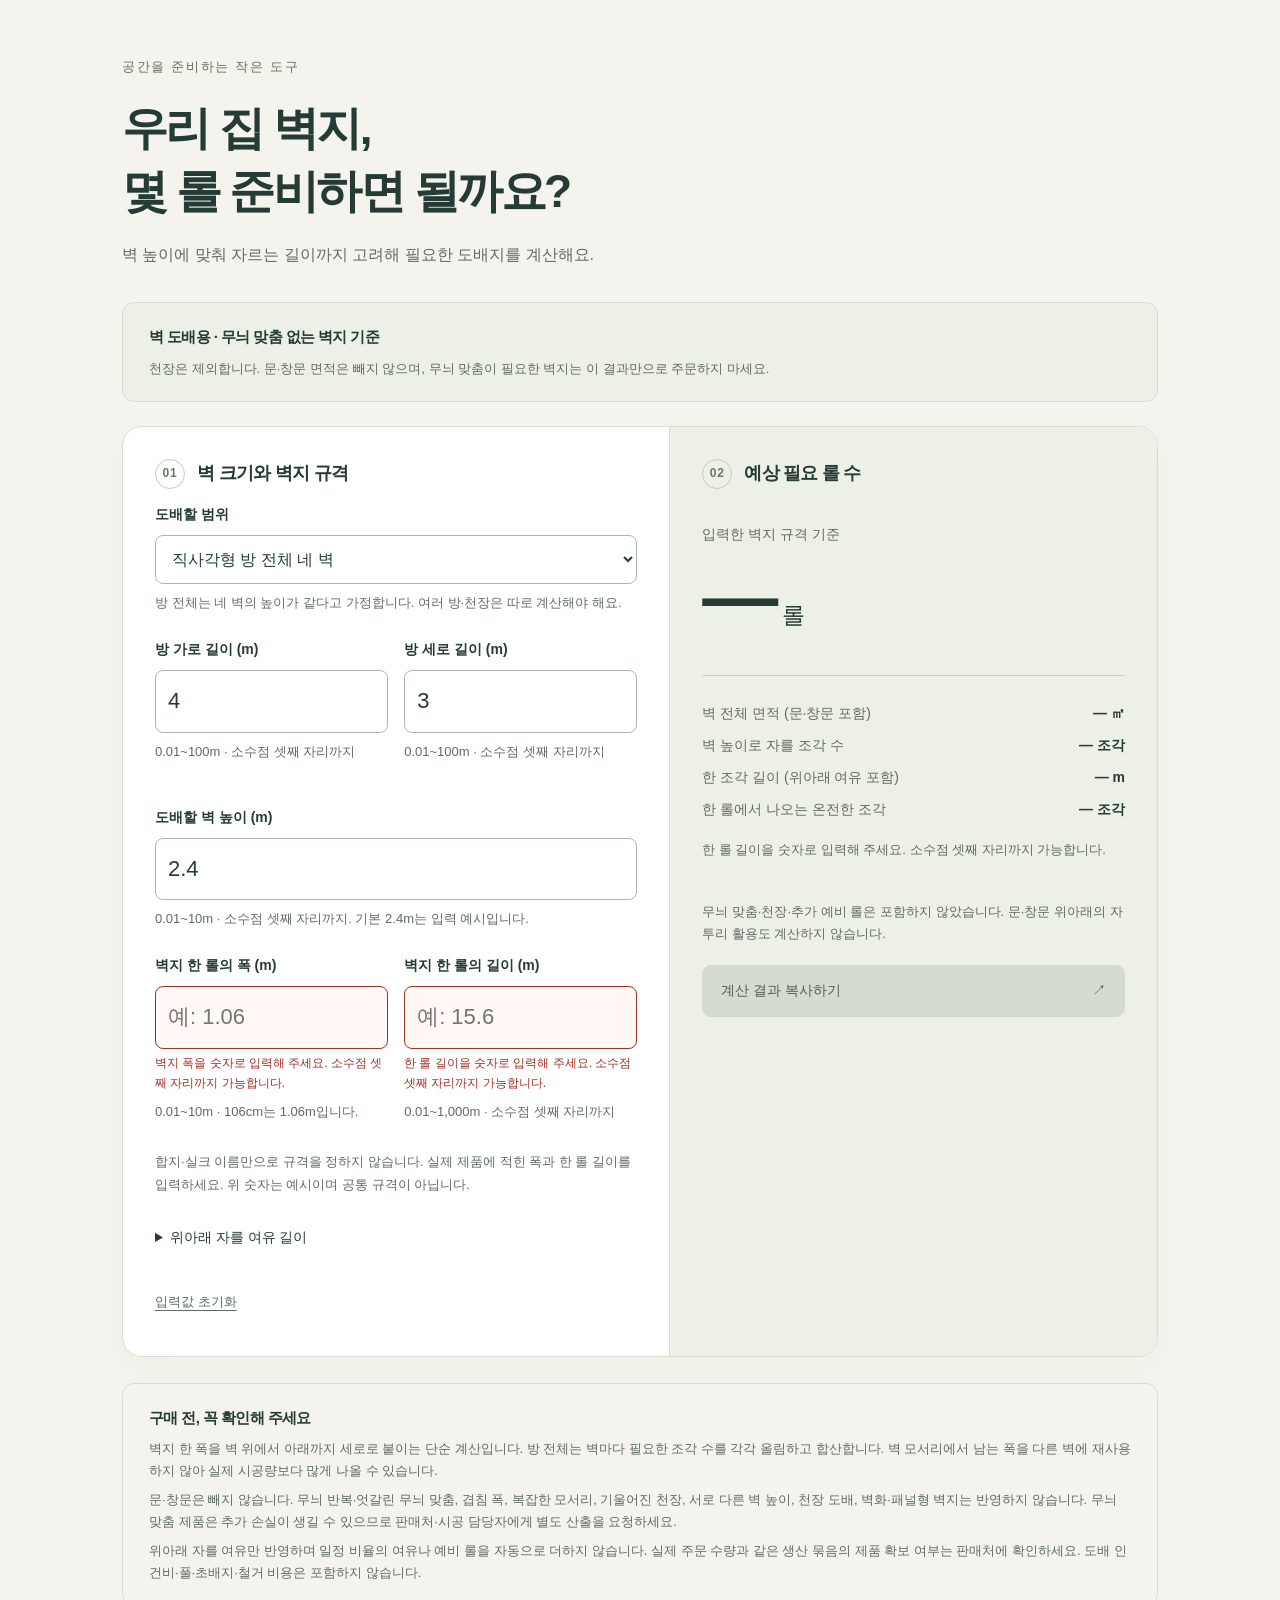
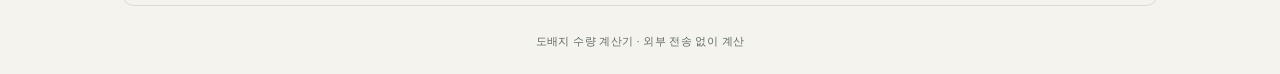
<file: calculators/wallpaper-quantity/index.html>
<!doctype html>
<html lang="ko">
<head><meta charset="utf-8"><meta name="viewport" content="width=device-width,initial-scale=1">
<meta name="description" content="방 크기와 벽 높이, 실제 벽지 롤 규격으로 필요한 도배지 롤 수를 계산합니다.">
<title>도배지 수량 계산기</title><link rel="stylesheet" href="style.css"><script src="script.js" defer></script></head>
<body><main>
<header class="intro"><p class="eyebrow">공간을 준비하는 작은 도구</p><h1>우리 집 벽지,<br>몇 롤 준비하면 될까요?</h1><p class="lead">벽 높이에 맞춰 자르는 길이까지 고려해 필요한 도배지를 계산해요.</p></header>
<aside class="notice scope"><h2>벽 도배용 · 무늬 맞춤 없는 벽지 기준</h2><p>천장은 제외합니다. 문·창문 면적은 빼지 않으며, 무늬 맞춤이 필요한 벽지는 이 결과만으로 주문하지 마세요.</p></aside>
<section class="calculator" aria-label="도배지 수량 계산">
<form id="wallpaper-form" novalidate>
<div class="section-heading"><span class="step">01</span><h2>벽 크기와 벽지 규격</h2></div>
<div class="field"><label for="mode">도배할 범위</label><select id="mode" aria-describedby="mode-help" aria-controls="length-field"><option value="room">직사각형 방 전체 네 벽</option><option value="wall">벽 한 면만</option></select><p class="help" id="mode-help">방 전체는 네 벽의 높이가 같다고 가정합니다. 여러 방·천장은 따로 계산해야 해요.</p></div>
<div class="dimensions"><div class="field"><label for="width" id="width-label">방 가로 길이 (m)</label><input id="width" type="text" inputmode="decimal" value="4" maxlength="16" autocomplete="off" aria-describedby="width-help width-error"><p class="error" id="width-error"></p><p class="help" id="width-help">0.01~100m · 소수점 셋째 자리까지</p></div>
<div class="field" id="length-field"><label for="length">방 세로 길이 (m)</label><input id="length" type="text" inputmode="decimal" value="3" maxlength="16" autocomplete="off" aria-describedby="length-help length-error"><p class="error" id="length-error"></p><p class="help" id="length-help">0.01~100m · 소수점 셋째 자리까지</p></div></div>
<div class="field extra-field"><label for="height">도배할 벽 높이 (m)</label><input id="height" type="text" inputmode="decimal" value="2.4" maxlength="16" autocomplete="off" aria-describedby="height-help height-error"><p class="error" id="height-error"></p><p class="help" id="height-help">0.01~10m · 소수점 셋째 자리까지. 기본 2.4m는 입력 예시입니다.</p></div>
<div class="dimensions"><div class="field"><label for="roll-width">벽지 한 롤의 폭 (m)</label><input id="roll-width" type="text" inputmode="decimal" placeholder="예: 1.06" maxlength="16" autocomplete="off" aria-describedby="roll-width-help roll-width-error"><p class="error" id="roll-width-error"></p><p class="help" id="roll-width-help">0.01~10m · 106cm는 1.06m입니다.</p></div>
<div class="field"><label for="roll-length">벽지 한 롤의 길이 (m)</label><input id="roll-length" type="text" inputmode="decimal" placeholder="예: 15.6" maxlength="16" autocomplete="off" aria-describedby="roll-length-help roll-length-error"><p class="error" id="roll-length-error"></p><p class="help" id="roll-length-help">0.01~1,000m · 소수점 셋째 자리까지</p></div></div>
<p class="help">합지·실크 이름만으로 규격을 정하지 않습니다. 실제 제품에 적힌 폭과 한 롤 길이를 입력하세요. 위 숫자는 예시이며 공통 규격이 아닙니다.</p>
<details class="settings"><summary>위아래 자를 여유 길이</summary><div class="field extra-field"><label for="end-extra">위·아래 각각 더할 길이 (cm)</label><input id="end-extra" type="text" inputmode="numeric" value="10" maxlength="3" autocomplete="off" aria-describedby="end-extra-help end-extra-error"><p class="error" id="end-extra-error"></p><p class="help" id="end-extra-help">0~100cm 정수. 예시 기본값 10cm는 위·아래에 각각 더합니다. 모든 현장의 권장 기준은 아니며 실제 여유는 시공 담당자와 확인하세요.</p></div></details>
<button type="reset" class="reset">입력값 초기화</button></form>
<section class="result-panel" aria-labelledby="result-title"><div class="section-heading"><span class="step">02</span><h2 id="result-title">예상 필요 롤 수</h2></div>
<div aria-live="polite" aria-atomic="true"><p class="result-caption">입력한 벽지 규격 기준</p><p class="quantity"><span id="quantity">—</span><span class="unit">롤</span></p>
<dl class="result-details"><div><dt>벽 전체 면적 (문·창문 포함)</dt><dd><span id="area-result">—</span> ㎡</dd></div><div><dt>벽 높이로 자를 조각 수</dt><dd><span id="strips">—</span> 조각</dd></div><div><dt>한 조각 길이 (위아래 여유 포함)</dt><dd><span id="cut-length">—</span> m</dd></div><div><dt>한 롤에서 나오는 온전한 조각</dt><dd><span id="per-roll">—</span> 조각</dd></div></dl>
<p id="result-description" class="result-description">제품의 벽지 폭과 한 롤 길이를 입력해 주세요.</p><p class="help">무늬 맞춤·천장·추가 예비 롤은 포함하지 않았습니다. 문·창문 위아래의 자투리 활용도 계산하지 않습니다.</p></div>
<button id="copy" class="copy" type="button" disabled>계산 결과 복사하기 <span aria-hidden="true">↗</span></button><p id="copy-status" class="copy-status" role="status"></p>
<div id="manual-copy" hidden><label for="copy-text">아래 결과를 선택해 직접 복사해 주세요.</label><textarea id="copy-text" rows="10" readonly></textarea></div></section></section>
<aside class="notice"><h2>구매 전, 꼭 확인해 주세요</h2><p>벽지 한 폭을 벽 위에서 아래까지 세로로 붙이는 단순 계산입니다. 방 전체는 벽마다 필요한 조각 수를 각각 올림하고 합산합니다. 벽 모서리에서 남는 폭을 다른 벽에 재사용하지 않아 실제 시공량보다 많게 나올 수 있습니다.</p><p>문·창문은 빼지 않습니다. 무늬 반복·엇갈린 무늬 맞춤, 겹침 폭, 복잡한 모서리, 기울어진 천장, 서로 다른 벽 높이, 천장 도배, 벽화·패널형 벽지는 반영하지 않습니다. 무늬 맞춤 제품은 추가 손실이 생길 수 있으므로 판매처·시공 담당자에게 별도 산출을 요청하세요.</p><p>위아래 자를 여유만 반영하며 일정 비율의 여유나 예비 롤을 자동으로 더하지 않습니다. 실제 주문 수량과 같은 생산 묶음의 제품 확보 여부는 판매처에 확인하세요. 도배 인건비·풀·초배지·철거 비용은 포함하지 않습니다.</p></aside>
<footer>도배지 수량 계산기 · 외부 전송 없이 계산</footer><noscript><p class="notice">계산기를 사용하려면 브라우저에서 JavaScript를 켜 주세요.</p></noscript>
</main></body></html>
</file>
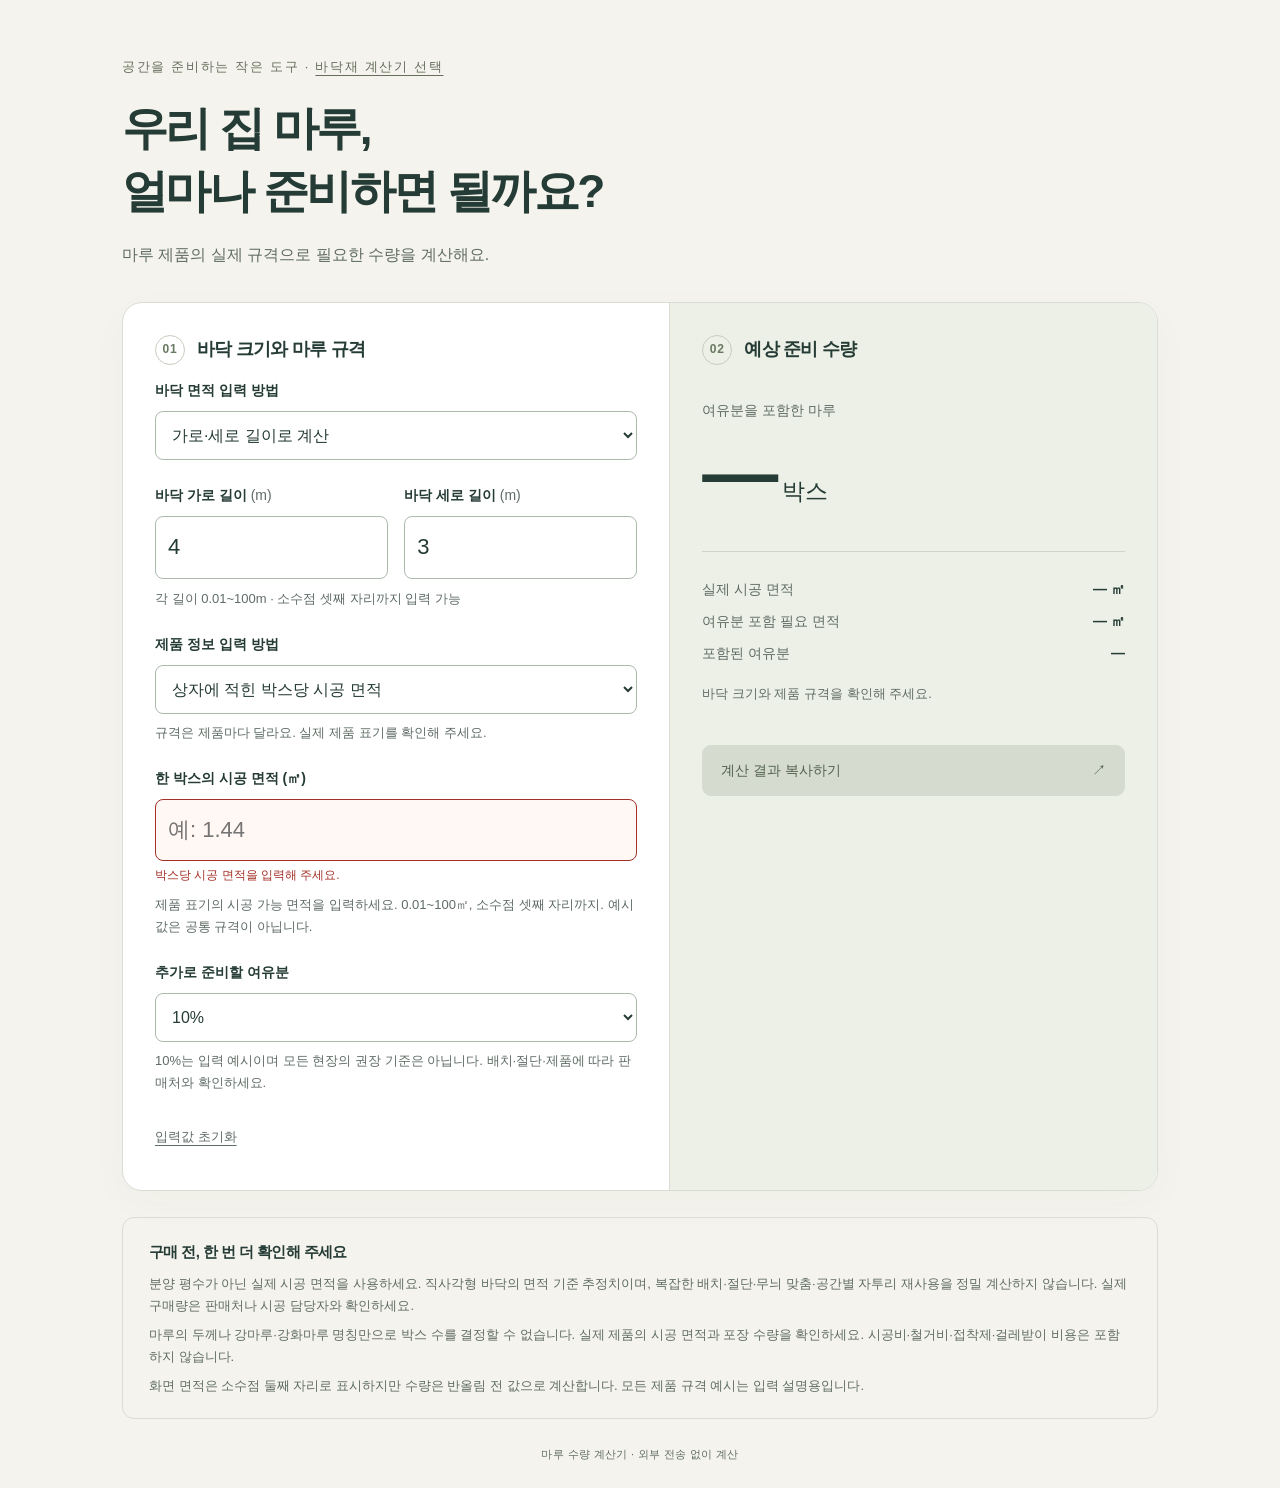
<file: calculators/wood-flooring-quantity/index.html>
<!doctype html>
<html lang="ko"><head><meta charset="utf-8"><meta name="viewport" content="width=device-width,initial-scale=1"><title>마루 수량 계산기</title><meta name="description" content="제품 규격을 직접 입력하는 마루 수량 계산기"><link rel="stylesheet" href="style.css"><script src="script.js" defer></script></head>
<body><main><header class="intro"><p class="eyebrow">공간을 준비하는 작은 도구 · <a href="../flooring-quantity/index.html">바닥재 계산기 선택</a></p><h1>우리 집 마루,<br>얼마나 준비하면 될까요?</h1><p class="lead">마루 제품의 실제 규격으로 필요한 수량을 계산해요.</p></header>
<section class="calculator" aria-label="마루 수량 계산"><form id="material-form" novalidate><div class="section-heading"><span class="step">01</span><h2>바닥 크기와 마루 규격</h2></div>
        <div class="field">
          <label for="area-mode">바닥 면적 입력 방법</label>
          <select id="area-mode" name="area-mode" aria-controls="dimensions-fields direct-area-field">
            <option value="dimensions">가로·세로 길이로 계산</option>
            <option value="area">시공할 면적(㎡) 직접 입력</option>
          </select>
        </div>
        <div id="dimensions-fields">
          <div class="dimensions">
            <div class="field"><label for="width">바닥 가로 길이 <span>(m)</span></label>
              <input id="width" type="text" inputmode="decimal" value="4" maxlength="16" aria-describedby="length-help width-error" autocomplete="off">
              <p class="error" id="width-error"></p></div>
            <div class="field"><label for="length">바닥 세로 길이 <span>(m)</span></label>
              <input id="length" type="text" inputmode="decimal" value="3" maxlength="16" aria-describedby="length-help length-error" autocomplete="off">
              <p class="error" id="length-error"></p></div>
          </div>
          <p class="help range" id="length-help">각 길이 0.01~100m · 소수점 셋째 자리까지 입력 가능</p>
        </div>
        <div class="field extra-field" id="direct-area-field" hidden>
          <label for="direct-area">실제로 시공할 바닥 면적 <span>(㎡)</span></label>
          <input id="direct-area" type="text" inputmode="decimal" value="12" maxlength="16" disabled aria-describedby="area-help direct-area-error" autocomplete="off">
          <p class="error" id="direct-area-error"></p>
          <p class="help" id="area-help">0.01~10,000㎡ · 소수점 셋째 자리까지. 여러 공간은 실제 시공 면적을 합산해 입력하세요.</p>
        </div>

<div class="field extra-field"><label for="product-mode">제품 정보 입력 방법</label><select id="product-mode" aria-controls="coverage-fields size-fields"><option value="coverage" selected>상자에 적힌 박스당 시공 면적</option><option value="size">한 장 크기와 박스당 장수</option></select><p class="help">규격은 제품마다 달라요. 실제 제품 표기를 확인해 주세요.</p></div>
<div id="coverage-fields"><div class="field extra-field"><label for="coverage">한 박스의 시공 면적 (㎡)</label><input id="coverage" type="text" inputmode="decimal" maxlength="16" placeholder="예: 1.44" value="" aria-describedby="coverage-help coverage-error" autocomplete="off"><p class="error" id="coverage-error"></p><p class="help" id="coverage-help">제품 표기의 시공 가능 면적을 입력하세요. 0.01~100㎡, 소수점 셋째 자리까지. 예시 값은 공통 규격이 아닙니다.</p></div></div>
<div id="size-fields"><div class="field extra-field"><label for="piece-width">마루 한 장의 폭 (mm)</label><input id="piece-width" type="text" inputmode="decimal" maxlength="16" placeholder="예: 95" value="" aria-describedby="piece-width-help piece-width-error" autocomplete="off"><p class="error" id="piece-width-error"></p><p class="help" id="piece-width-help">제품에 적힌 실제 폭을 입력하세요. 1~10,000mm, 정수만 입력합니다.</p></div><div class="field extra-field"><label for="piece-length">마루 한 장의 길이 (mm)</label><input id="piece-length" type="text" inputmode="decimal" maxlength="16" placeholder="예: 800" value="" aria-describedby="piece-length-help piece-length-error" autocomplete="off"><p class="error" id="piece-length-error"></p><p class="help" id="piece-length-help">제품에 적힌 실제 길이를 입력하세요. 1~10,000mm, 정수만 입력합니다.</p></div><div class="field extra-field"><label for="per-box">한 박스에 들어 있는 장수 (장, 선택 입력)</label><input id="per-box" type="text" inputmode="decimal" maxlength="16" placeholder="예: 16" value="" aria-describedby="per-box-help per-box-error" autocomplete="off"><p class="error" id="per-box-error"></p><p class="help" id="per-box-help">정수 1~1,000장. 비워 두면 예상 장수만 보여드려요. 제품별 포장 수량을 확인하세요.</p></div><p class="help">한 장의 폭 × 길이로 면적을 계산합니다. 겹침·결합 부위가 있으면 제품 표기의 실제 시공 면적 방식으로 계산하세요.</p></div>
<div class="field extra-field"><label for="extra">추가로 준비할 여유분</label><select id="extra" aria-describedby="extra-help"><option value="5">5%</option><option value="10" selected>10%</option><option value="15">15%</option></select><p class="help" id="extra-help">10%는 입력 예시이며 모든 현장의 권장 기준은 아닙니다. 배치·절단·제품에 따라 판매처와 확인하세요.</p></div><button type="reset" class="reset">입력값 초기화</button></form>
<section class="result-panel" aria-labelledby="result-title"><div class="section-heading"><span class="step">02</span><h2 id="result-title">예상 준비 수량</h2></div><div aria-live="polite" aria-atomic="true"><p class="result-caption">여유분을 포함한 마루</p><p class="quantity"><span id="quantity">—</span><span id="quantity-unit" class="unit">박스</span></p><dl class="result-details"><div><dt>실제 시공 면적</dt><dd><span id="area-result">—</span> ㎡</dd></div><div><dt>여유분 포함 필요 면적</dt><dd><span id="needed-area">—</span> ㎡</dd></div><div id="pieces-row" hidden><dt>예상 필요 장수</dt><dd><span id="pieces">—</span> 장</dd></div><div id="purchase-row" hidden><dt>박스로 구매하는 총 장수</dt><dd><span id="purchase-pieces">—</span> 장</dd></div><div><dt>포함된 여유분</dt><dd id="extra-result">—</dd></div></dl><p id="result-description" class="result-description">제품 규격을 입력해 주세요.</p></div><button id="copy" class="copy" type="button" disabled>계산 결과 복사하기 <span aria-hidden="true">↗</span></button><p id="copy-status" class="copy-status" role="status"></p><div id="manual-copy" hidden><label for="copy-text">아래 결과를 선택해 직접 복사해 주세요.</label><textarea id="copy-text" rows="8" readonly></textarea></div></section></section>
<aside class="notice"><h2>구매 전, 한 번 더 확인해 주세요</h2><p>분양 평수가 아닌 실제 시공 면적을 사용하세요. 직사각형 바닥의 면적 기준 추정치이며, 복잡한 배치·절단·무늬 맞춤·공간별 자투리 재사용을 정밀 계산하지 않습니다. 실제 구매량은 판매처나 시공 담당자와 확인하세요.</p><p>마루의 두께나 강마루·강화마루 명칭만으로 박스 수를 결정할 수 없습니다. 실제 제품의 시공 면적과 포장 수량을 확인하세요. 시공비·철거비·접착제·걸레받이 비용은 포함하지 않습니다.</p><p>화면 면적은 소수점 둘째 자리로 표시하지만 수량은 반올림 전 값으로 계산합니다. 모든 제품 규격 예시는 입력 설명용입니다.</p></aside><footer>마루 수량 계산기 · 외부 전송 없이 계산</footer><noscript><p class="notice">계산기를 사용하려면 JavaScript를 켜 주세요.</p></noscript></main></body></html>
</file>
<file: style.css>
:root{color-scheme:light;--ink:#253b35;--muted:#5f6c65;--line:#d9ddd3;--paper:#f5f3ed;--green:#234b3d;--error:#a33026}
*{box-sizing:border-box}body{margin:0;background:var(--paper);color:var(--ink);font-family:"Malgun Gothic","Apple SD Gothic Neo",sans-serif;font-size:16px;line-height:1.65}main{max-width:1100px;margin:auto;padding:56px 32px 24px}.eyebrow{font-size:13px;letter-spacing:.13em;color:#646e5b;margin:0 0 20px}h1{font-size:clamp(30px,4vw,46px);font-weight:600;line-height:1.35;letter-spacing:-.055em;margin:0}.lead{color:var(--muted);margin:20px 0 34px}h2{font-size:18px;letter-spacing:-.04em;margin:0}.calculator{display:grid;grid-template-columns:1.12fr 1fr;background:#fff;border:1px solid var(--line);border-radius:20px;overflow:hidden;box-shadow:0 12px 40px #243e3107}form{padding:32px}.section-heading{display:flex;align-items:center;gap:12px;margin-bottom:14px}.step{font-size:12px;font-weight:700;letter-spacing:.06em;color:#697961;border:1px solid #c5cdbf;border-radius:50%;width:30px;height:30px;display:grid;place-items:center;flex-shrink:0}.help{font-size:13px;color:var(--muted);margin:8px 0 20px;line-height:1.7}.dimensions{display:grid;grid-template-columns:1fr 1fr;gap:16px;margin-top:24px}.field{min-width:0}label{display:block;font-size:14px;font-weight:600;margin-bottom:9px}label span{color:var(--muted);font-weight:400}input,select,textarea{width:100%;font:inherit;color:var(--ink);background:#fff;border:1px solid #aeb9ae;border-radius:8px;padding:12px;min-height:49px}input{font-size:22px;font-variant-numeric:tabular-nums}select{font-size:15px}button{font:inherit;cursor:pointer;min-height:44px}input:focus-visible,select:focus-visible,button:focus-visible,textarea:focus-visible{outline:3px solid #8caa79;outline-offset:3px}input[aria-invalid="true"]{border-color:var(--error);background:#fff8f5}.error{color:var(--error);font-size:12px;margin:5px 0 0}.error:empty{display:none}.range{margin-top:9px}.extra-field{margin-top:23px}.reset{background:none;border:0;padding:6px 0;color:var(--muted);font-size:13px;text-decoration:underline;text-underline-offset:4px}.result-panel{padding:32px;background:#edf0e7;border-left:1px solid var(--line);min-width:0}.result-caption{margin:34px 0 0;font-size:14px;color:var(--muted)}.quantity{margin:0 0 26px;line-height:1.35;display:flex;align-items:baseline;gap:9px;flex-wrap:wrap}.quantity>span:first-child{font-size:clamp(52px,6vw,76px);font-weight:600;letter-spacing:-.065em;font-variant-numeric:tabular-nums;overflow-wrap:anywhere}.unit{font-size:23px}.result-details{margin:0;border-top:1px solid #cdd5c6;padding-top:17px}.result-details>div{display:flex;justify-content:space-between;gap:12px;margin:9px 0;font-size:14px}.result-details dt{color:var(--muted)}.result-details dd{margin:0;text-align:right;font-weight:600}.result-description{font-size:13px;color:var(--muted);min-height:44px;margin:18px 0}.copy{width:100%;display:flex;justify-content:space-between;align-items:center;padding:13px 18px;background:var(--green);color:white;border:1px solid var(--green);border-radius:9px;font-size:14px}.copy:hover:not(:disabled){background:#18392e}.copy:disabled{background:#d5dccf;border-color:#d5dccf;color:#53614e;cursor:not-allowed}.copy-status{font-size:13px;min-height:22px;margin:8px 0 0}#manual-copy{margin-top:12px}#manual-copy label{font-size:13px}textarea{font-size:13px;resize:vertical}.notice{margin:26px 0 0;border:1px solid var(--line);border-radius:12px;padding:22px 26px}.notice h2{font-size:15px}.notice p{color:var(--muted);font-size:13px;margin:8px 0 0}footer{font-size:11px;color:var(--muted);margin-top:26px;text-align:center;letter-spacing:.03em}
@media(max-width:700px){main{padding:30px 18px 22px}.eyebrow{font-size:11px;margin-bottom:16px}.lead{font-size:14px;margin:16px 0 25px}.calculator{grid-template-columns:1fr;border-radius:14px}form,.result-panel{padding:24px 20px}.result-panel{border-left:0;border-top:1px solid var(--line)}.result-caption{margin-top:24px}.quantity>span:first-child{font-size:64px}.notice{padding:20px}.dimensions{gap:12px}select{font-size:14px}label{font-size:13px}}
@media(prefers-reduced-motion:no-preference){button{transition:background-color .15s}}
</file>
<file: calculators/deco-tile-quantity/style.css>
/* 타일 계산기와 같은 디자인. 이 폴더의 세 파일만으로 독립 실행 가능. */
:root{color-scheme:light;--ink:#253b35;--muted:#5f6c65;--line:#d9ddd3;--paper:#f5f3ed;--green:#234b3d;--error:#a33026}
*{box-sizing:border-box}body{margin:0;background:var(--paper);color:var(--ink);font-family:"Malgun Gothic","Apple SD Gothic Neo",sans-serif;font-size:16px;line-height:1.65}main{max-width:1100px;margin:auto;padding:56px 32px 24px}.eyebrow{font-size:13px;letter-spacing:.13em;color:#646e5b;margin:0 0 20px}h1{font-size:clamp(30px,4vw,46px);font-weight:600;line-height:1.35;letter-spacing:-.055em;margin:0}.lead{color:var(--muted);margin:20px 0 34px}h2{font-size:18px;letter-spacing:-.04em;margin:0}.calculator{display:grid;grid-template-columns:1.12fr 1fr;background:#fff;border:1px solid var(--line);border-radius:20px;overflow:hidden;box-shadow:0 12px 40px #243e3107}form{padding:32px}.section-heading{display:flex;align-items:center;gap:12px;margin-bottom:14px}.step{font-size:12px;font-weight:700;letter-spacing:.06em;color:#697961;border:1px solid #c5cdbf;border-radius:50%;width:30px;height:30px;display:grid;place-items:center;flex-shrink:0}.help{font-size:13px;color:var(--muted);margin:8px 0 20px;line-height:1.7}.dimensions{display:grid;grid-template-columns:1fr 1fr;gap:16px;margin-top:24px}.field{min-width:0}label{display:block;font-size:14px;font-weight:600;margin-bottom:9px}label span{color:var(--muted);font-weight:400}input,select,textarea{width:100%;font:inherit;color:var(--ink);background:#fff;border:1px solid #aeb9ae;border-radius:8px;padding:12px;min-height:49px}input{font-size:22px;font-variant-numeric:tabular-nums}select{font-size:16px}button{font:inherit;cursor:pointer;min-height:44px}input:focus-visible,select:focus-visible,button:focus-visible,textarea:focus-visible{outline:3px solid #8caa79;outline-offset:3px}input[aria-invalid="true"]{border-color:var(--error);background:#fff8f5}.error{color:var(--error);font-size:12px;margin:5px 0 0}.error:empty{display:none}.range{margin-top:9px}.extra-field{margin-top:23px}.reset{background:none;border:0;padding:6px 0;color:var(--muted);font-size:13px;text-decoration:underline;text-underline-offset:4px}.result-panel{padding:32px;background:#edf0e7;border-left:1px solid var(--line);min-width:0}.result-caption{margin:34px 0 0;font-size:14px;color:var(--muted)}.quantity{margin:0 0 26px;line-height:1.35;display:flex;align-items:baseline;gap:9px;flex-wrap:wrap}.quantity>span:first-child{font-size:clamp(52px,6vw,76px);font-weight:600;letter-spacing:-.065em;font-variant-numeric:tabular-nums;overflow-wrap:anywhere}.unit{font-size:23px}.result-details{margin:0;border-top:1px solid #cdd5c6;padding-top:17px}.result-details>div{display:flex;justify-content:space-between;gap:12px;margin:9px 0;font-size:14px}.result-details dt{color:var(--muted)}.result-details dd{margin:0;text-align:right;font-weight:600}.result-description{font-size:13px;color:var(--muted);min-height:44px;margin:18px 0}.copy{width:100%;display:flex;justify-content:space-between;align-items:center;padding:13px 18px;background:var(--green);color:white;border:1px solid var(--green);border-radius:9px;font-size:14px}.copy:hover:not(:disabled){background:#18392e}.copy:disabled{background:#d5dccf;border-color:#d5dccf;color:#53614e;cursor:not-allowed}.copy-status{font-size:13px;min-height:22px;margin:8px 0 0}#manual-copy{margin-top:12px}#manual-copy label{font-size:13px}textarea{font-size:13px;resize:vertical}.notice{margin:26px 0 0;border:1px solid var(--line);border-radius:12px;padding:22px 26px}.notice h2{font-size:15px}.notice p{color:var(--muted);font-size:13px;margin:8px 0 0}footer{font-size:11px;color:var(--muted);margin-top:26px;text-align:center;letter-spacing:.03em}.purchase-card{margin:22px 0;padding:18px;border:1px solid #c5cdbf;border-radius:10px;background:#ffffff80}.purchase-card p{margin:4px 0;font-size:13px;color:var(--muted)}.purchase-card .purchase-number{font-size:34px;font-weight:600;color:var(--ink);line-height:1.4}.purchase-number span:last-child{font-size:16px}[hidden]{display:none!important}
@media(max-width:700px){main{padding:30px 18px 22px}.eyebrow{font-size:11px;margin-bottom:16px}.lead{font-size:14px;margin:16px 0 25px}.calculator{grid-template-columns:1fr;border-radius:14px}form,.result-panel{padding:24px 20px}.result-panel{border-left:0;border-top:1px solid var(--line)}.result-caption{margin-top:24px}.quantity>span:first-child{font-size:64px}.notice{padding:20px}.dimensions{gap:12px}label{font-size:13px}}
@media(prefers-reduced-motion:no-preference){button{transition:background-color .15s}}
a{color:inherit;text-underline-offset:4px}a:focus-visible{outline:3px solid #8caa79;outline-offset:3px}
</file>
<file: calculators/flooring-quantity/style.css>
/* 타일 계산기와 같은 디자인. 이 폴더의 세 파일만으로 독립 실행 가능. */
:root{color-scheme:light;--ink:#253b35;--muted:#5f6c65;--line:#d9ddd3;--paper:#f5f3ed;--green:#234b3d;--error:#a33026}
*{box-sizing:border-box}body{margin:0;background:var(--paper);color:var(--ink);font-family:"Malgun Gothic","Apple SD Gothic Neo",sans-serif;font-size:16px;line-height:1.65}main{max-width:1100px;margin:auto;padding:56px 32px 24px}.eyebrow{font-size:13px;letter-spacing:.13em;color:#646e5b;margin:0 0 20px}h1{font-size:clamp(30px,4vw,46px);font-weight:600;line-height:1.35;letter-spacing:-.055em;margin:0}.lead{color:var(--muted);margin:20px 0 34px}h2{font-size:18px;letter-spacing:-.04em;margin:0}.calculator{display:grid;grid-template-columns:1.12fr 1fr;background:#fff;border:1px solid var(--line);border-radius:20px;overflow:hidden;box-shadow:0 12px 40px #243e3107}form{padding:32px}.section-heading{display:flex;align-items:center;gap:12px;margin-bottom:14px}.step{font-size:12px;font-weight:700;letter-spacing:.06em;color:#697961;border:1px solid #c5cdbf;border-radius:50%;width:30px;height:30px;display:grid;place-items:center;flex-shrink:0}.help{font-size:13px;color:var(--muted);margin:8px 0 20px;line-height:1.7}.dimensions{display:grid;grid-template-columns:1fr 1fr;gap:16px;margin-top:24px}.field{min-width:0}label{display:block;font-size:14px;font-weight:600;margin-bottom:9px}label span{color:var(--muted);font-weight:400}input,select,textarea{width:100%;font:inherit;color:var(--ink);background:#fff;border:1px solid #aeb9ae;border-radius:8px;padding:12px;min-height:49px}input{font-size:22px;font-variant-numeric:tabular-nums}select{font-size:16px}button{font:inherit;cursor:pointer;min-height:44px}input:focus-visible,select:focus-visible,button:focus-visible,textarea:focus-visible{outline:3px solid #8caa79;outline-offset:3px}input[aria-invalid="true"]{border-color:var(--error);background:#fff8f5}.error{color:var(--error);font-size:12px;margin:5px 0 0}.error:empty{display:none}.range{margin-top:9px}.extra-field{margin-top:23px}.reset{background:none;border:0;padding:6px 0;color:var(--muted);font-size:13px;text-decoration:underline;text-underline-offset:4px}.result-panel{padding:32px;background:#edf0e7;border-left:1px solid var(--line);min-width:0}.result-caption{margin:34px 0 0;font-size:14px;color:var(--muted)}.quantity{margin:0 0 26px;line-height:1.35;display:flex;align-items:baseline;gap:9px;flex-wrap:wrap}.quantity>span:first-child{font-size:clamp(52px,6vw,76px);font-weight:600;letter-spacing:-.065em;font-variant-numeric:tabular-nums;overflow-wrap:anywhere}.unit{font-size:23px}.result-details{margin:0;border-top:1px solid #cdd5c6;padding-top:17px}.result-details>div{display:flex;justify-content:space-between;gap:12px;margin:9px 0;font-size:14px}.result-details dt{color:var(--muted)}.result-details dd{margin:0;text-align:right;font-weight:600}.result-description{font-size:13px;color:var(--muted);min-height:44px;margin:18px 0}.copy{width:100%;display:flex;justify-content:space-between;align-items:center;padding:13px 18px;background:var(--green);color:white;border:1px solid var(--green);border-radius:9px;font-size:14px}.copy:hover:not(:disabled){background:#18392e}.copy:disabled{background:#d5dccf;border-color:#d5dccf;color:#53614e;cursor:not-allowed}.copy-status{font-size:13px;min-height:22px;margin:8px 0 0}#manual-copy{margin-top:12px}#manual-copy label{font-size:13px}textarea{font-size:13px;resize:vertical}.notice{margin:26px 0 0;border:1px solid var(--line);border-radius:12px;padding:22px 26px}.notice h2{font-size:15px}.notice p{color:var(--muted);font-size:13px;margin:8px 0 0}footer{font-size:11px;color:var(--muted);margin-top:26px;text-align:center;letter-spacing:.03em}.purchase-card{margin:22px 0;padding:18px;border:1px solid #c5cdbf;border-radius:10px;background:#ffffff80}.purchase-card p{margin:4px 0;font-size:13px;color:var(--muted)}.purchase-card .purchase-number{font-size:34px;font-weight:600;color:var(--ink);line-height:1.4}.purchase-number span:last-child{font-size:16px}[hidden]{display:none!important}
@media(max-width:700px){main{padding:30px 18px 22px}.eyebrow{font-size:11px;margin-bottom:16px}.lead{font-size:14px;margin:16px 0 25px}.calculator{grid-template-columns:1fr;border-radius:14px}form,.result-panel{padding:24px 20px}.result-panel{border-left:0;border-top:1px solid var(--line)}.result-caption{margin-top:24px}.quantity>span:first-child{font-size:64px}.notice{padding:20px}.dimensions{gap:12px}label{font-size:13px}}
@media(prefers-reduced-motion:no-preference){button{transition:background-color .15s}}
</file>
<file: calculators/sheet-vinyl-quantity/style.css>
/* 타일 계산기와 같은 디자인. 이 폴더의 세 파일만으로 독립 실행 가능. */
:root{color-scheme:light;--ink:#253b35;--muted:#5f6c65;--line:#d9ddd3;--paper:#f5f3ed;--green:#234b3d;--error:#a33026}
*{box-sizing:border-box}body{margin:0;background:var(--paper);color:var(--ink);font-family:"Malgun Gothic","Apple SD Gothic Neo",sans-serif;font-size:16px;line-height:1.65}main{max-width:1100px;margin:auto;padding:56px 32px 24px}.eyebrow{font-size:13px;letter-spacing:.13em;color:#646e5b;margin:0 0 20px}h1{font-size:clamp(30px,4vw,46px);font-weight:600;line-height:1.35;letter-spacing:-.055em;margin:0}.lead{color:var(--muted);margin:20px 0 34px}h2{font-size:18px;letter-spacing:-.04em;margin:0}.calculator{display:grid;grid-template-columns:1.12fr 1fr;background:#fff;border:1px solid var(--line);border-radius:20px;overflow:hidden;box-shadow:0 12px 40px #243e3107}form{padding:32px}.section-heading{display:flex;align-items:center;gap:12px;margin-bottom:14px}.step{font-size:12px;font-weight:700;letter-spacing:.06em;color:#697961;border:1px solid #c5cdbf;border-radius:50%;width:30px;height:30px;display:grid;place-items:center;flex-shrink:0}.help{font-size:13px;color:var(--muted);margin:8px 0 20px;line-height:1.7}.dimensions{display:grid;grid-template-columns:1fr 1fr;gap:16px;margin-top:24px}.field{min-width:0}label{display:block;font-size:14px;font-weight:600;margin-bottom:9px}label span{color:var(--muted);font-weight:400}input,select,textarea{width:100%;font:inherit;color:var(--ink);background:#fff;border:1px solid #aeb9ae;border-radius:8px;padding:12px;min-height:49px}input{font-size:22px;font-variant-numeric:tabular-nums}select{font-size:16px}button{font:inherit;cursor:pointer;min-height:44px}input:focus-visible,select:focus-visible,button:focus-visible,textarea:focus-visible{outline:3px solid #8caa79;outline-offset:3px}input[aria-invalid="true"]{border-color:var(--error);background:#fff8f5}.error{color:var(--error);font-size:12px;margin:5px 0 0}.error:empty{display:none}.range{margin-top:9px}.extra-field{margin-top:23px}.reset{background:none;border:0;padding:6px 0;color:var(--muted);font-size:13px;text-decoration:underline;text-underline-offset:4px}.result-panel{padding:32px;background:#edf0e7;border-left:1px solid var(--line);min-width:0}.result-caption{margin:34px 0 0;font-size:14px;color:var(--muted)}.quantity{margin:0 0 26px;line-height:1.35;display:flex;align-items:baseline;gap:9px;flex-wrap:wrap}.quantity>span:first-child{font-size:clamp(52px,6vw,76px);font-weight:600;letter-spacing:-.065em;font-variant-numeric:tabular-nums;overflow-wrap:anywhere}.unit{font-size:23px}.result-details{margin:0;border-top:1px solid #cdd5c6;padding-top:17px}.result-details>div{display:flex;justify-content:space-between;gap:12px;margin:9px 0;font-size:14px}.result-details dt{color:var(--muted)}.result-details dd{margin:0;text-align:right;font-weight:600}.result-description{font-size:13px;color:var(--muted);min-height:44px;margin:18px 0}.copy{width:100%;display:flex;justify-content:space-between;align-items:center;padding:13px 18px;background:var(--green);color:white;border:1px solid var(--green);border-radius:9px;font-size:14px}.copy:hover:not(:disabled){background:#18392e}.copy:disabled{background:#d5dccf;border-color:#d5dccf;color:#53614e;cursor:not-allowed}.copy-status{font-size:13px;min-height:22px;margin:8px 0 0}#manual-copy{margin-top:12px}#manual-copy label{font-size:13px}textarea{font-size:13px;resize:vertical}.notice{margin:26px 0 0;border:1px solid var(--line);border-radius:12px;padding:22px 26px}.notice h2{font-size:15px}.notice p{color:var(--muted);font-size:13px;margin:8px 0 0}footer{font-size:11px;color:var(--muted);margin-top:26px;text-align:center;letter-spacing:.03em}.purchase-card{margin:22px 0;padding:18px;border:1px solid #c5cdbf;border-radius:10px;background:#ffffff80}.purchase-card p{margin:4px 0;font-size:13px;color:var(--muted)}.purchase-card .purchase-number{font-size:34px;font-weight:600;color:var(--ink);line-height:1.4}.purchase-number span:last-child{font-size:16px}[hidden]{display:none!important}
@media(max-width:700px){main{padding:30px 18px 22px}.eyebrow{font-size:11px;margin-bottom:16px}.lead{font-size:14px;margin:16px 0 25px}.calculator{grid-template-columns:1fr;border-radius:14px}form,.result-panel{padding:24px 20px}.result-panel{border-left:0;border-top:1px solid var(--line)}.result-caption{margin-top:24px}.quantity>span:first-child{font-size:64px}.notice{padding:20px}.dimensions{gap:12px}label{font-size:13px}}
@media(prefers-reduced-motion:no-preference){button{transition:background-color .15s}}
a{color:inherit;text-underline-offset:4px}a:focus-visible{outline:3px solid #8caa79;outline-offset:3px}
</file>
<file: calculators/tile-layout/style.css>
:root{color-scheme:light;--ink:#253b35;--muted:#5f6c65;--line:#d9ddd3;--paper:#f5f3ed;--green:#234b3d;--error:#a33026}
*{box-sizing:border-box}body{margin:0;background:var(--paper);color:var(--ink);font-family:"Malgun Gothic","Apple SD Gothic Neo",sans-serif;font-size:16px;line-height:1.65}main{max-width:1100px;margin:auto;padding:56px 32px 24px}.eyebrow{font-size:13px;letter-spacing:.13em;color:#646e5b;margin:0 0 20px}h1{font-size:clamp(30px,4vw,46px);font-weight:600;line-height:1.35;letter-spacing:-.055em;margin:0}.lead{color:var(--muted);margin:20px 0 34px}h2{font-size:18px;letter-spacing:-.04em;margin:0}.calculator{display:grid;grid-template-columns:1.12fr 1fr;background:#fff;border:1px solid var(--line);border-radius:20px;overflow:hidden;box-shadow:0 12px 40px #243e3107}form{padding:32px}.section-heading{display:flex;align-items:center;gap:12px;margin-bottom:14px}.step{font-size:12px;font-weight:700;letter-spacing:.06em;color:#697961;border:1px solid #c5cdbf;border-radius:50%;width:30px;height:30px;display:grid;place-items:center;flex-shrink:0}.help{font-size:13px;color:var(--muted);margin:8px 0 20px;line-height:1.7}.dimensions{display:grid;grid-template-columns:1fr 1fr;gap:16px;margin-top:24px}.field{min-width:0}label{display:block;font-size:14px;font-weight:600;margin-bottom:9px}label span{color:var(--muted);font-weight:400}input,select,textarea{width:100%;font:inherit;color:var(--ink);background:#fff;border:1px solid #aeb9ae;border-radius:8px;padding:12px;min-height:49px}input{font-size:22px;font-variant-numeric:tabular-nums}select{font-size:15px}button{font:inherit;cursor:pointer;min-height:44px}input:focus-visible,select:focus-visible,button:focus-visible,textarea:focus-visible{outline:3px solid #8caa79;outline-offset:3px}input[aria-invalid="true"]{border-color:var(--error);background:#fff8f5}.error{color:var(--error);font-size:12px;margin:5px 0 0}.error:empty{display:none}.range{margin-top:9px}.extra-field{margin-top:23px}.reset{background:none;border:0;padding:6px 0;color:var(--muted);font-size:13px;text-decoration:underline;text-underline-offset:4px}.result-panel{padding:32px;background:#edf0e7;border-left:1px solid var(--line);min-width:0}.result-caption{margin:34px 0 0;font-size:14px;color:var(--muted)}.quantity{margin:0 0 26px;line-height:1.35;display:flex;align-items:baseline;gap:9px;flex-wrap:wrap}.quantity>span:first-child{font-size:clamp(52px,6vw,76px);font-weight:600;letter-spacing:-.065em;font-variant-numeric:tabular-nums;overflow-wrap:anywhere}.unit{font-size:23px}.result-details{margin:0;border-top:1px solid #cdd5c6;padding-top:17px}.result-details>div{display:flex;justify-content:space-between;gap:12px;margin:9px 0;font-size:14px}.result-details dt{color:var(--muted)}.result-details dd{margin:0;text-align:right;font-weight:600}.result-description{font-size:13px;color:var(--muted);min-height:44px;margin:18px 0}.copy{width:100%;display:flex;justify-content:space-between;align-items:center;padding:13px 18px;background:var(--green);color:white;border:1px solid var(--green);border-radius:9px;font-size:14px}.copy:hover:not(:disabled){background:#18392e}.copy:disabled{background:#d5dccf;border-color:#d5dccf;color:#53614e;cursor:not-allowed}.copy-status{font-size:13px;min-height:22px;margin:8px 0 0}#manual-copy{margin-top:12px}#manual-copy label{font-size:13px}textarea{font-size:13px;resize:vertical}.notice{margin:26px 0 0;border:1px solid var(--line);border-radius:12px;padding:22px 26px}.notice h2{font-size:15px}.notice p{color:var(--muted);font-size:13px;margin:8px 0 0}footer{font-size:11px;color:var(--muted);margin-top:26px;text-align:center;letter-spacing:.03em}
@media(max-width:700px){main{padding:30px 18px 22px}.eyebrow{font-size:11px;margin-bottom:16px}.lead{font-size:14px;margin:16px 0 25px}.calculator{grid-template-columns:1fr;border-radius:14px}form,.result-panel{padding:24px 20px}.result-panel{border-left:0;border-top:1px solid var(--line)}.result-caption{margin-top:24px}.quantity>span:first-child{font-size:64px}.notice{padding:20px}.dimensions{gap:12px}select{font-size:14px}label{font-size:13px}}
.purchase-card{margin:22px 0;padding:18px;border:1px solid #c5cdbf;border-radius:10px;background:#ffffff80}.purchase-card p{margin:4px 0;font-size:13px;color:var(--muted)}.purchase-card .purchase-number{font-size:34px;font-weight:600;color:var(--ink);line-height:1.4}.purchase-number span:last-child{font-size:16px}[hidden]{display:none!important}
@media(prefers-reduced-motion:no-preference){button{transition:background-color .15s}}
.scope{margin:0 0 24px;background:#edf0e7}.diagram-section{margin-top:28px;padding:28px;background:#fff;border:1px solid var(--line);border-radius:16px}.legend{display:flex;flex-wrap:wrap;gap:18px;font-size:13px}.legend span{display:flex;align-items:center;gap:7px}.legend i{width:17px;height:17px;border-radius:3px;display:inline-block}.whole-key{background:#437765}.cut-key{background:#d79b54}.diagram{width:100%;background:#f7f7f1;border:1px solid var(--line);border-radius:10px;min-height:160px;display:grid;place-items:center;padding:8px}.diagram svg{display:block;width:100%;height:auto;max-height:650px}.diagram p{padding:24px;text-align:center;color:var(--muted)}details{margin-top:18px}summary{font-size:14px;cursor:pointer;min-height:44px;padding:10px 0}summary:focus-visible{outline:3px solid #8caa79;outline-offset:3px}.cut-table-wrap{overflow-x:auto}table{border-collapse:collapse;width:100%;font-size:14px}caption{text-align:left;font-size:12px;color:var(--muted);padding:8px 0}th,td{text-align:left;border-bottom:1px solid var(--line);padding:10px}th:last-child,td:last-child{text-align:right}
@media(max-width:700px){.diagram-section{padding:22px 16px}.legend{gap:10px;font-size:12px}.diagram{padding:0}.diagram svg{min-height:240px}.diagram svg text{font-size:32px}}
</file>
<file: calculators/tile-quantity/style.css>
:root{color-scheme:light;--ink:#253b35;--muted:#5f6c65;--line:#d9ddd3;--paper:#f5f3ed;--green:#234b3d;--error:#a33026}
*{box-sizing:border-box}body{margin:0;background:var(--paper);color:var(--ink);font-family:"Malgun Gothic","Apple SD Gothic Neo",sans-serif;font-size:16px;line-height:1.65}main{max-width:1100px;margin:auto;padding:56px 32px 24px}.eyebrow{font-size:13px;letter-spacing:.13em;color:#646e5b;margin:0 0 20px}h1{font-size:clamp(30px,4vw,46px);font-weight:600;line-height:1.35;letter-spacing:-.055em;margin:0}.lead{color:var(--muted);margin:20px 0 34px}h2{font-size:18px;letter-spacing:-.04em;margin:0}.calculator{display:grid;grid-template-columns:1.12fr 1fr;background:#fff;border:1px solid var(--line);border-radius:20px;overflow:hidden;box-shadow:0 12px 40px #243e3107}form{padding:32px}.section-heading{display:flex;align-items:center;gap:12px;margin-bottom:14px}.step{font-size:12px;font-weight:700;letter-spacing:.06em;color:#697961;border:1px solid #c5cdbf;border-radius:50%;width:30px;height:30px;display:grid;place-items:center;flex-shrink:0}.help{font-size:13px;color:var(--muted);margin:8px 0 20px;line-height:1.7}.dimensions{display:grid;grid-template-columns:1fr 1fr;gap:16px;margin-top:24px}.field{min-width:0}label{display:block;font-size:14px;font-weight:600;margin-bottom:9px}label span{color:var(--muted);font-weight:400}input,select,textarea{width:100%;font:inherit;color:var(--ink);background:#fff;border:1px solid #aeb9ae;border-radius:8px;padding:12px;min-height:49px}input{font-size:22px;font-variant-numeric:tabular-nums}select{font-size:15px}button{font:inherit;cursor:pointer;min-height:44px}input:focus-visible,select:focus-visible,button:focus-visible,textarea:focus-visible{outline:3px solid #8caa79;outline-offset:3px}input[aria-invalid="true"]{border-color:var(--error);background:#fff8f5}.error{color:var(--error);font-size:12px;margin:5px 0 0}.error:empty{display:none}.range{margin-top:9px}.extra-field{margin-top:23px}.reset{background:none;border:0;padding:6px 0;color:var(--muted);font-size:13px;text-decoration:underline;text-underline-offset:4px}.result-panel{padding:32px;background:#edf0e7;border-left:1px solid var(--line);min-width:0}.result-caption{margin:34px 0 0;font-size:14px;color:var(--muted)}.quantity{margin:0 0 26px;line-height:1.35;display:flex;align-items:baseline;gap:9px;flex-wrap:wrap}.quantity>span:first-child{font-size:clamp(52px,6vw,76px);font-weight:600;letter-spacing:-.065em;font-variant-numeric:tabular-nums;overflow-wrap:anywhere}.unit{font-size:23px}.result-details{margin:0;border-top:1px solid #cdd5c6;padding-top:17px}.result-details>div{display:flex;justify-content:space-between;gap:12px;margin:9px 0;font-size:14px}.result-details dt{color:var(--muted)}.result-details dd{margin:0;text-align:right;font-weight:600}.result-description{font-size:13px;color:var(--muted);min-height:44px;margin:18px 0}.copy{width:100%;display:flex;justify-content:space-between;align-items:center;padding:13px 18px;background:var(--green);color:white;border:1px solid var(--green);border-radius:9px;font-size:14px}.copy:hover:not(:disabled){background:#18392e}.copy:disabled{background:#d5dccf;border-color:#d5dccf;color:#53614e;cursor:not-allowed}.copy-status{font-size:13px;min-height:22px;margin:8px 0 0}#manual-copy{margin-top:12px}#manual-copy label{font-size:13px}textarea{font-size:13px;resize:vertical}.notice{margin:26px 0 0;border:1px solid var(--line);border-radius:12px;padding:22px 26px}.notice h2{font-size:15px}.notice p{color:var(--muted);font-size:13px;margin:8px 0 0}footer{font-size:11px;color:var(--muted);margin-top:26px;text-align:center;letter-spacing:.03em}
@media(max-width:700px){main{padding:30px 18px 22px}.eyebrow{font-size:11px;margin-bottom:16px}.lead{font-size:14px;margin:16px 0 25px}.calculator{grid-template-columns:1fr;border-radius:14px}form,.result-panel{padding:24px 20px}.result-panel{border-left:0;border-top:1px solid var(--line)}.result-caption{margin-top:24px}.quantity>span:first-child{font-size:64px}.notice{padding:20px}.dimensions{gap:12px}select{font-size:14px}label{font-size:13px}}
.purchase-card{margin:22px 0;padding:18px;border:1px solid #c5cdbf;border-radius:10px;background:#ffffff80}.purchase-card p{margin:4px 0;font-size:13px;color:var(--muted)}.purchase-card .purchase-number{font-size:34px;font-weight:600;color:var(--ink);line-height:1.4}.purchase-number span:last-child{font-size:16px}[hidden]{display:none!important}
@media(prefers-reduced-motion:no-preference){button{transition:background-color .15s}}
</file>
<file: calculators/wallpaper-quantity/style.css>
/* 타일 계산기와 같은 디자인. 이 폴더의 세 파일만으로 독립 실행 가능. */
:root{color-scheme:light;--ink:#253b35;--muted:#5f6c65;--line:#d9ddd3;--paper:#f5f3ed;--green:#234b3d;--error:#a33026}
*{box-sizing:border-box}body{margin:0;background:var(--paper);color:var(--ink);font-family:"Malgun Gothic","Apple SD Gothic Neo",sans-serif;font-size:16px;line-height:1.65}main{max-width:1100px;margin:auto;padding:56px 32px 24px}.eyebrow{font-size:13px;letter-spacing:.13em;color:#646e5b;margin:0 0 20px}h1{font-size:clamp(30px,4vw,46px);font-weight:600;line-height:1.35;letter-spacing:-.055em;margin:0}.lead{color:var(--muted);margin:20px 0 34px}h2{font-size:18px;letter-spacing:-.04em;margin:0}.calculator{display:grid;grid-template-columns:1.12fr 1fr;background:#fff;border:1px solid var(--line);border-radius:20px;overflow:hidden;box-shadow:0 12px 40px #243e3107}form{padding:32px}.section-heading{display:flex;align-items:center;gap:12px;margin-bottom:14px}.step{font-size:12px;font-weight:700;letter-spacing:.06em;color:#697961;border:1px solid #c5cdbf;border-radius:50%;width:30px;height:30px;display:grid;place-items:center;flex-shrink:0}.help{font-size:13px;color:var(--muted);margin:8px 0 20px;line-height:1.7}.dimensions{display:grid;grid-template-columns:1fr 1fr;gap:16px;margin-top:24px}.field{min-width:0}label{display:block;font-size:14px;font-weight:600;margin-bottom:9px}label span{color:var(--muted);font-weight:400}input,select,textarea{width:100%;font:inherit;color:var(--ink);background:#fff;border:1px solid #aeb9ae;border-radius:8px;padding:12px;min-height:49px}input{font-size:22px;font-variant-numeric:tabular-nums}select{font-size:16px}button{font:inherit;cursor:pointer;min-height:44px}input:focus-visible,select:focus-visible,button:focus-visible,textarea:focus-visible{outline:3px solid #8caa79;outline-offset:3px}input[aria-invalid="true"]{border-color:var(--error);background:#fff8f5}.error{color:var(--error);font-size:12px;margin:5px 0 0}.error:empty{display:none}.range{margin-top:9px}.extra-field{margin-top:23px}.reset{background:none;border:0;padding:6px 0;color:var(--muted);font-size:13px;text-decoration:underline;text-underline-offset:4px}.result-panel{padding:32px;background:#edf0e7;border-left:1px solid var(--line);min-width:0}.result-caption{margin:34px 0 0;font-size:14px;color:var(--muted)}.quantity{margin:0 0 26px;line-height:1.35;display:flex;align-items:baseline;gap:9px;flex-wrap:wrap}.quantity>span:first-child{font-size:clamp(52px,6vw,76px);font-weight:600;letter-spacing:-.065em;font-variant-numeric:tabular-nums;overflow-wrap:anywhere}.unit{font-size:23px}.result-details{margin:0;border-top:1px solid #cdd5c6;padding-top:17px}.result-details>div{display:flex;justify-content:space-between;gap:12px;margin:9px 0;font-size:14px}.result-details dt{color:var(--muted)}.result-details dd{margin:0;text-align:right;font-weight:600}.result-description{font-size:13px;color:var(--muted);min-height:44px;margin:18px 0}.copy{width:100%;display:flex;justify-content:space-between;align-items:center;padding:13px 18px;background:var(--green);color:white;border:1px solid var(--green);border-radius:9px;font-size:14px}.copy:hover:not(:disabled){background:#18392e}.copy:disabled{background:#d5dccf;border-color:#d5dccf;color:#53614e;cursor:not-allowed}.copy-status{font-size:13px;min-height:22px;margin:8px 0 0}#manual-copy{margin-top:12px}#manual-copy label{font-size:13px}textarea{font-size:13px;resize:vertical}.notice{margin:26px 0 0;border:1px solid var(--line);border-radius:12px;padding:22px 26px}.notice h2{font-size:15px}.notice p{color:var(--muted);font-size:13px;margin:8px 0 0}footer{font-size:11px;color:var(--muted);margin-top:26px;text-align:center;letter-spacing:.03em}.purchase-card{margin:22px 0;padding:18px;border:1px solid #c5cdbf;border-radius:10px;background:#ffffff80}.purchase-card p{margin:4px 0;font-size:13px;color:var(--muted)}.purchase-card .purchase-number{font-size:34px;font-weight:600;color:var(--ink);line-height:1.4}.purchase-number span:last-child{font-size:16px}[hidden]{display:none!important}
@media(max-width:700px){main{padding:30px 18px 22px}.eyebrow{font-size:11px;margin-bottom:16px}.lead{font-size:14px;margin:16px 0 25px}.calculator{grid-template-columns:1fr;border-radius:14px}form,.result-panel{padding:24px 20px}.result-panel{border-left:0;border-top:1px solid var(--line)}.result-caption{margin-top:24px}.quantity>span:first-child{font-size:64px}.notice{padding:20px}.dimensions{gap:12px}label{font-size:13px}}
@media(prefers-reduced-motion:no-preference){button{transition:background-color .15s}}
a{color:inherit;text-underline-offset:4px}a:focus-visible{outline:3px solid #8caa79;outline-offset:3px}
.scope{margin:0 0 24px;background:#edf0e7}.settings{margin:20px 0}.settings summary{cursor:pointer;font-size:14px;min-height:44px;padding:10px 0}.settings summary:focus-visible{outline:3px solid #8caa79;outline-offset:3px}
</file>
<file: calculators/wood-flooring-quantity/style.css>
/* 타일 계산기와 같은 디자인. 이 폴더의 세 파일만으로 독립 실행 가능. */
:root{color-scheme:light;--ink:#253b35;--muted:#5f6c65;--line:#d9ddd3;--paper:#f5f3ed;--green:#234b3d;--error:#a33026}
*{box-sizing:border-box}body{margin:0;background:var(--paper);color:var(--ink);font-family:"Malgun Gothic","Apple SD Gothic Neo",sans-serif;font-size:16px;line-height:1.65}main{max-width:1100px;margin:auto;padding:56px 32px 24px}.eyebrow{font-size:13px;letter-spacing:.13em;color:#646e5b;margin:0 0 20px}h1{font-size:clamp(30px,4vw,46px);font-weight:600;line-height:1.35;letter-spacing:-.055em;margin:0}.lead{color:var(--muted);margin:20px 0 34px}h2{font-size:18px;letter-spacing:-.04em;margin:0}.calculator{display:grid;grid-template-columns:1.12fr 1fr;background:#fff;border:1px solid var(--line);border-radius:20px;overflow:hidden;box-shadow:0 12px 40px #243e3107}form{padding:32px}.section-heading{display:flex;align-items:center;gap:12px;margin-bottom:14px}.step{font-size:12px;font-weight:700;letter-spacing:.06em;color:#697961;border:1px solid #c5cdbf;border-radius:50%;width:30px;height:30px;display:grid;place-items:center;flex-shrink:0}.help{font-size:13px;color:var(--muted);margin:8px 0 20px;line-height:1.7}.dimensions{display:grid;grid-template-columns:1fr 1fr;gap:16px;margin-top:24px}.field{min-width:0}label{display:block;font-size:14px;font-weight:600;margin-bottom:9px}label span{color:var(--muted);font-weight:400}input,select,textarea{width:100%;font:inherit;color:var(--ink);background:#fff;border:1px solid #aeb9ae;border-radius:8px;padding:12px;min-height:49px}input{font-size:22px;font-variant-numeric:tabular-nums}select{font-size:16px}button{font:inherit;cursor:pointer;min-height:44px}input:focus-visible,select:focus-visible,button:focus-visible,textarea:focus-visible{outline:3px solid #8caa79;outline-offset:3px}input[aria-invalid="true"]{border-color:var(--error);background:#fff8f5}.error{color:var(--error);font-size:12px;margin:5px 0 0}.error:empty{display:none}.range{margin-top:9px}.extra-field{margin-top:23px}.reset{background:none;border:0;padding:6px 0;color:var(--muted);font-size:13px;text-decoration:underline;text-underline-offset:4px}.result-panel{padding:32px;background:#edf0e7;border-left:1px solid var(--line);min-width:0}.result-caption{margin:34px 0 0;font-size:14px;color:var(--muted)}.quantity{margin:0 0 26px;line-height:1.35;display:flex;align-items:baseline;gap:9px;flex-wrap:wrap}.quantity>span:first-child{font-size:clamp(52px,6vw,76px);font-weight:600;letter-spacing:-.065em;font-variant-numeric:tabular-nums;overflow-wrap:anywhere}.unit{font-size:23px}.result-details{margin:0;border-top:1px solid #cdd5c6;padding-top:17px}.result-details>div{display:flex;justify-content:space-between;gap:12px;margin:9px 0;font-size:14px}.result-details dt{color:var(--muted)}.result-details dd{margin:0;text-align:right;font-weight:600}.result-description{font-size:13px;color:var(--muted);min-height:44px;margin:18px 0}.copy{width:100%;display:flex;justify-content:space-between;align-items:center;padding:13px 18px;background:var(--green);color:white;border:1px solid var(--green);border-radius:9px;font-size:14px}.copy:hover:not(:disabled){background:#18392e}.copy:disabled{background:#d5dccf;border-color:#d5dccf;color:#53614e;cursor:not-allowed}.copy-status{font-size:13px;min-height:22px;margin:8px 0 0}#manual-copy{margin-top:12px}#manual-copy label{font-size:13px}textarea{font-size:13px;resize:vertical}.notice{margin:26px 0 0;border:1px solid var(--line);border-radius:12px;padding:22px 26px}.notice h2{font-size:15px}.notice p{color:var(--muted);font-size:13px;margin:8px 0 0}footer{font-size:11px;color:var(--muted);margin-top:26px;text-align:center;letter-spacing:.03em}.purchase-card{margin:22px 0;padding:18px;border:1px solid #c5cdbf;border-radius:10px;background:#ffffff80}.purchase-card p{margin:4px 0;font-size:13px;color:var(--muted)}.purchase-card .purchase-number{font-size:34px;font-weight:600;color:var(--ink);line-height:1.4}.purchase-number span:last-child{font-size:16px}[hidden]{display:none!important}
@media(max-width:700px){main{padding:30px 18px 22px}.eyebrow{font-size:11px;margin-bottom:16px}.lead{font-size:14px;margin:16px 0 25px}.calculator{grid-template-columns:1fr;border-radius:14px}form,.result-panel{padding:24px 20px}.result-panel{border-left:0;border-top:1px solid var(--line)}.result-caption{margin-top:24px}.quantity>span:first-child{font-size:64px}.notice{padding:20px}.dimensions{gap:12px}label{font-size:13px}}
@media(prefers-reduced-motion:no-preference){button{transition:background-color .15s}}
a{color:inherit;text-underline-offset:4px}a:focus-visible{outline:3px solid #8caa79;outline-offset:3px}
</file>
